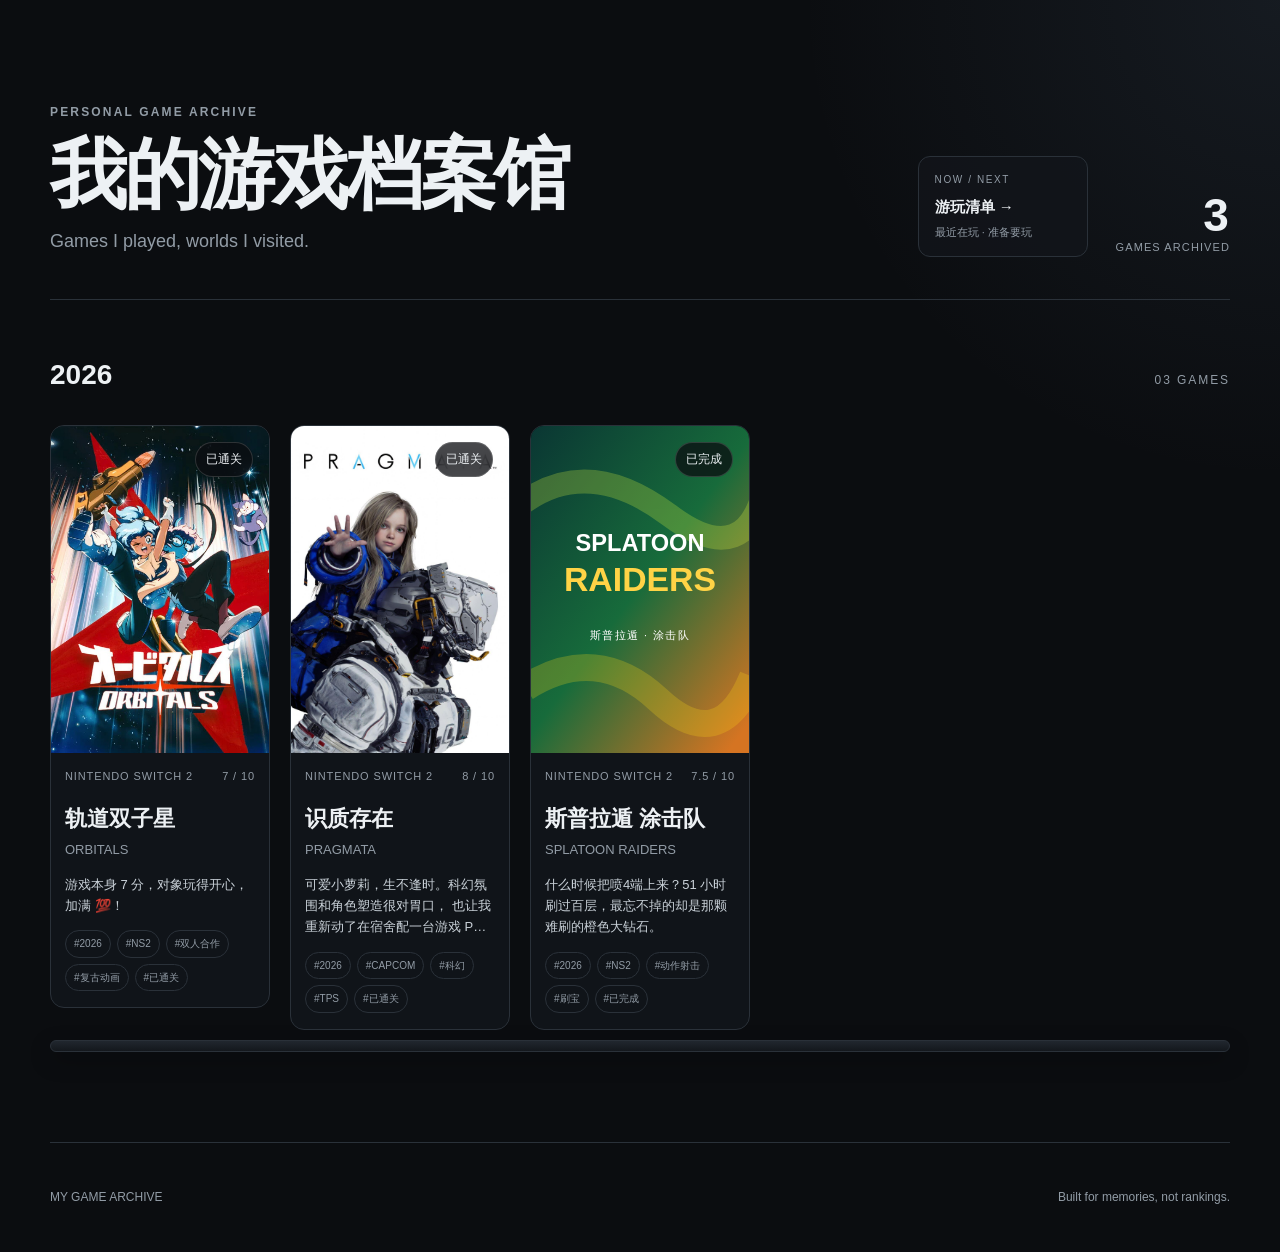
<file: index.html>
<!DOCTYPE html>
<html lang="zh-CN">
<head>
  <meta charset="UTF-8" />
  <meta name="viewport" content="width=device-width, initial-scale=1.0" />
  <meta name="description" content="我的个人游戏档案馆：记录玩过的游戏、截图、评分和通关回忆。" />
  <title>My Game Archive</title>
  <link rel="stylesheet" href="assets/style.css" />
</head>
<body>
  <header class="site-header">
    <div>
      <p class="eyebrow">PERSONAL GAME ARCHIVE</p>
      <h1>我的游戏档案馆</h1>
      <p class="subtitle">Games I played, worlds I visited.</p>
    </div>
    <div class="header-side">
      <a class="queue-entry" href="queue.html">
        <span class="queue-entry-kicker">NOW / NEXT</span>
        <strong>游玩清单 →</strong>
        <small>最近在玩 · 准备要玩</small>
      </a>
      <div class="summary">
        <strong>3</strong>
        <span>Games Archived</span>
      </div>
    </div>
  </header>

  <main>
    <section class="year-section">
      <div class="section-title">
        <h2>2026</h2>
        <span>03 GAMES</span>
      </div>

      <div class="game-grid shelf-grid">
        <a class="game-card" href="games/orbitals.html">
          <div class="cover-wrap">
            <img src="assets/covers/orbitals-cover.jpg" alt="《轨道双子星 Orbitals》封面" />
            <span class="status">已通关</span>
          </div>
          <div class="card-body">
            <div class="card-topline">
              <span>NINTENDO SWITCH 2</span>
              <span>7 / 10</span>
            </div>
            <h3>轨道双子星</h3>
            <p class="english-title">ORBITALS</p>
            <p class="memory">游戏本身 7 分，对象玩得开心，加满 💯！</p>
            <div class="tags">
              <span>#2026</span><span>#NS2</span><span>#双人合作</span><span>#复古动画</span><span>#已通关</span>
            </div>
          </div>
        </a>

        <a class="game-card" href="games/pragmata.html">
          <div class="cover-wrap">
            <img src="assets/covers/pragmata-cover.png" alt="《识质存在 PRAGMATA》封面" />
            <span class="status">已通关</span>
          </div>
          <div class="card-body">
            <div class="card-topline">
              <span>NINTENDO SWITCH 2</span>
              <span>8 / 10</span>
            </div>
            <h3>识质存在</h3>
            <p class="english-title">PRAGMATA</p>
            <p class="memory">
              可爱小萝莉，生不逢时。科幻氛围和角色塑造很对胃口，
              也让我重新动了在宿舍配一台游戏 PC 的念头。
            </p>
            <div class="tags">
              <span>#2026</span><span>#CAPCOM</span><span>#科幻</span><span>#TPS</span><span>#已通关</span>
            </div>
          </div>
        </a>

        <a class="game-card" href="games/splatoon-raiders.html">
          <div class="cover-wrap">
            <img src="https://www.nintendo.com/ph/games/switch2/aadla/img/hero_sp.jpg" onerror="this.onerror=null;this.src='assets/covers/splatoon-raiders-placeholder.svg'" alt="《斯普拉遁 涂击队 Splatoon Raiders》官方封面" loading="lazy" />
            <span class="status">已完成</span>
          </div>
          <div class="card-body">
            <div class="card-topline">
              <span>NINTENDO SWITCH 2</span>
              <span>7.5 / 10</span>
            </div>
            <h3>斯普拉遁 涂击队</h3>
            <p class="english-title">SPLATOON RAIDERS</p>
            <p class="memory">什么时候把喷4端上来？51 小时刷过百层，最忘不掉的却是那颗难刷的橙色大钻石。</p>
            <div class="tags">
              <span>#2026</span><span>#NS2</span><span>#动作射击</span><span>#刷宝</span><span>#已完成</span>
            </div>
          </div>
        </a>
      </div>
    </section>
  </main>

  <footer>
    <span>MY GAME ARCHIVE</span>
    <span>Built for memories, not rankings.</span>
  </footer>
</body>
</html>
</file>
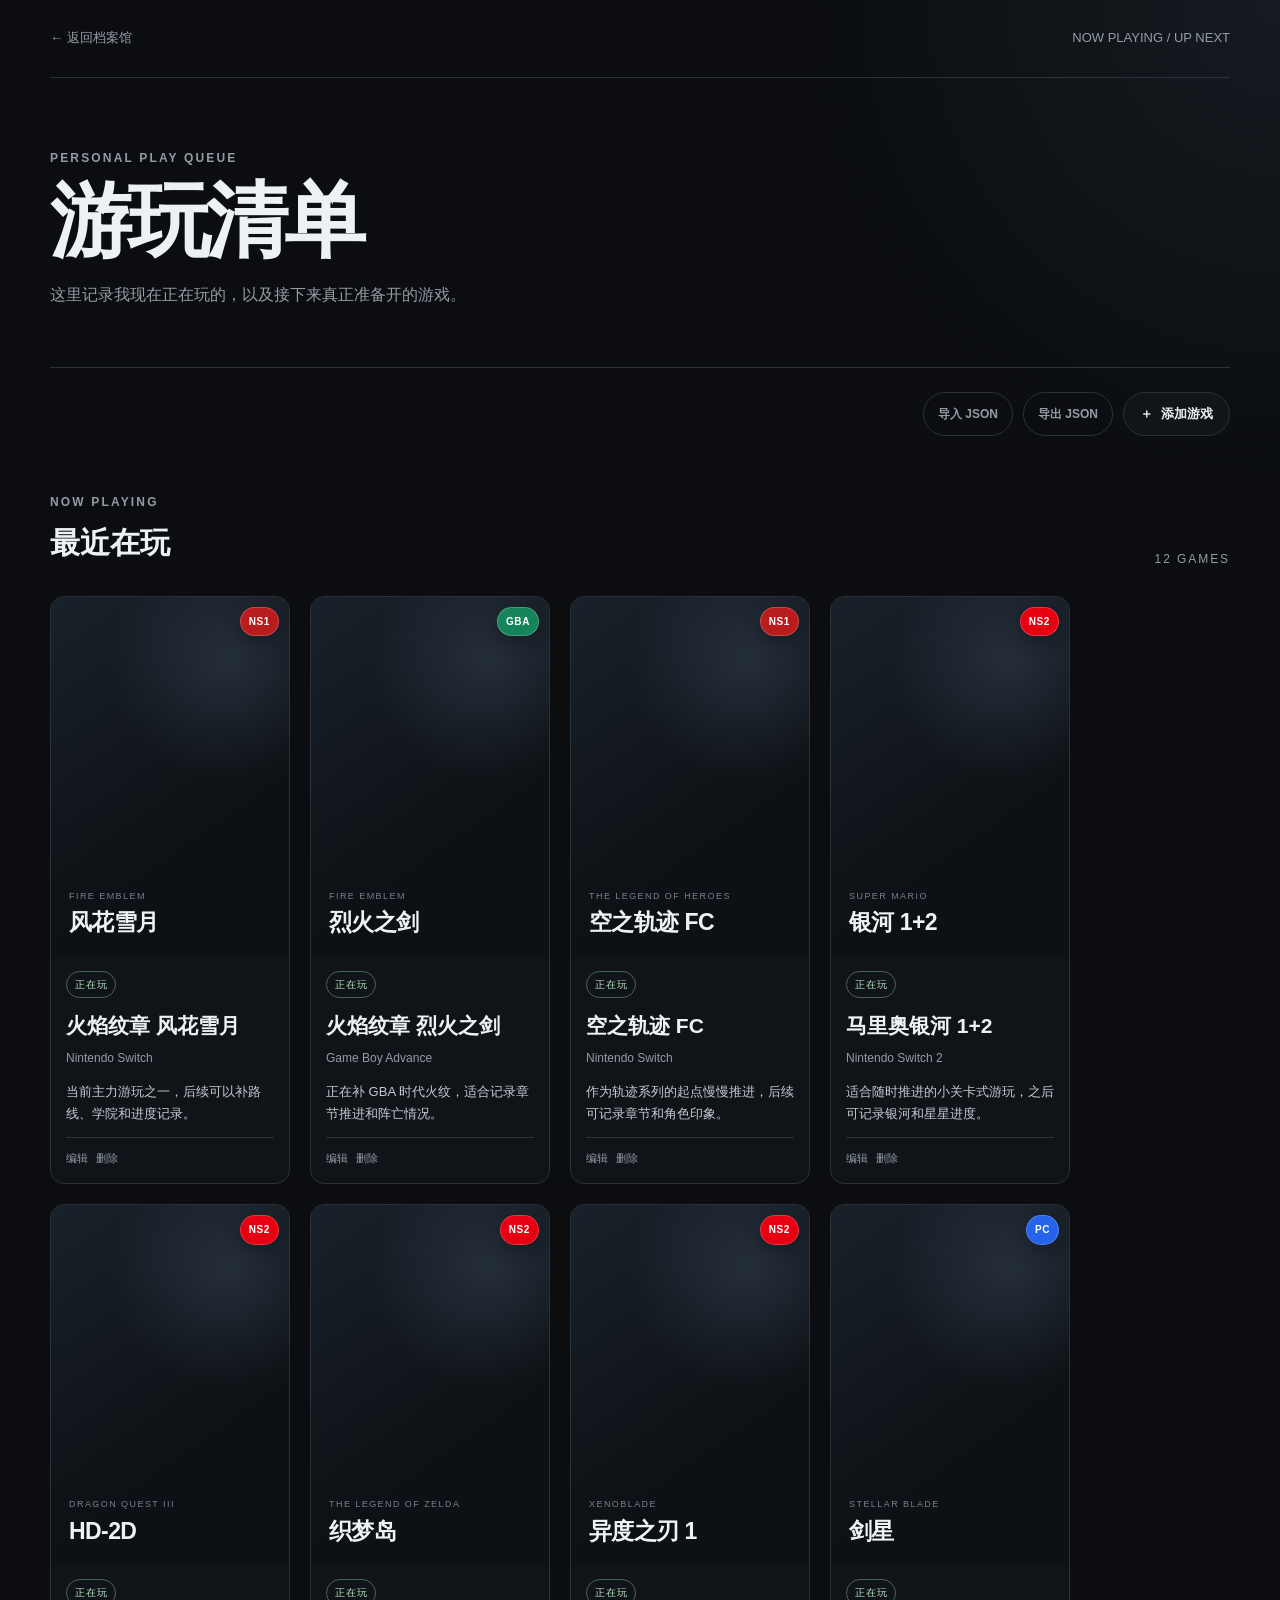
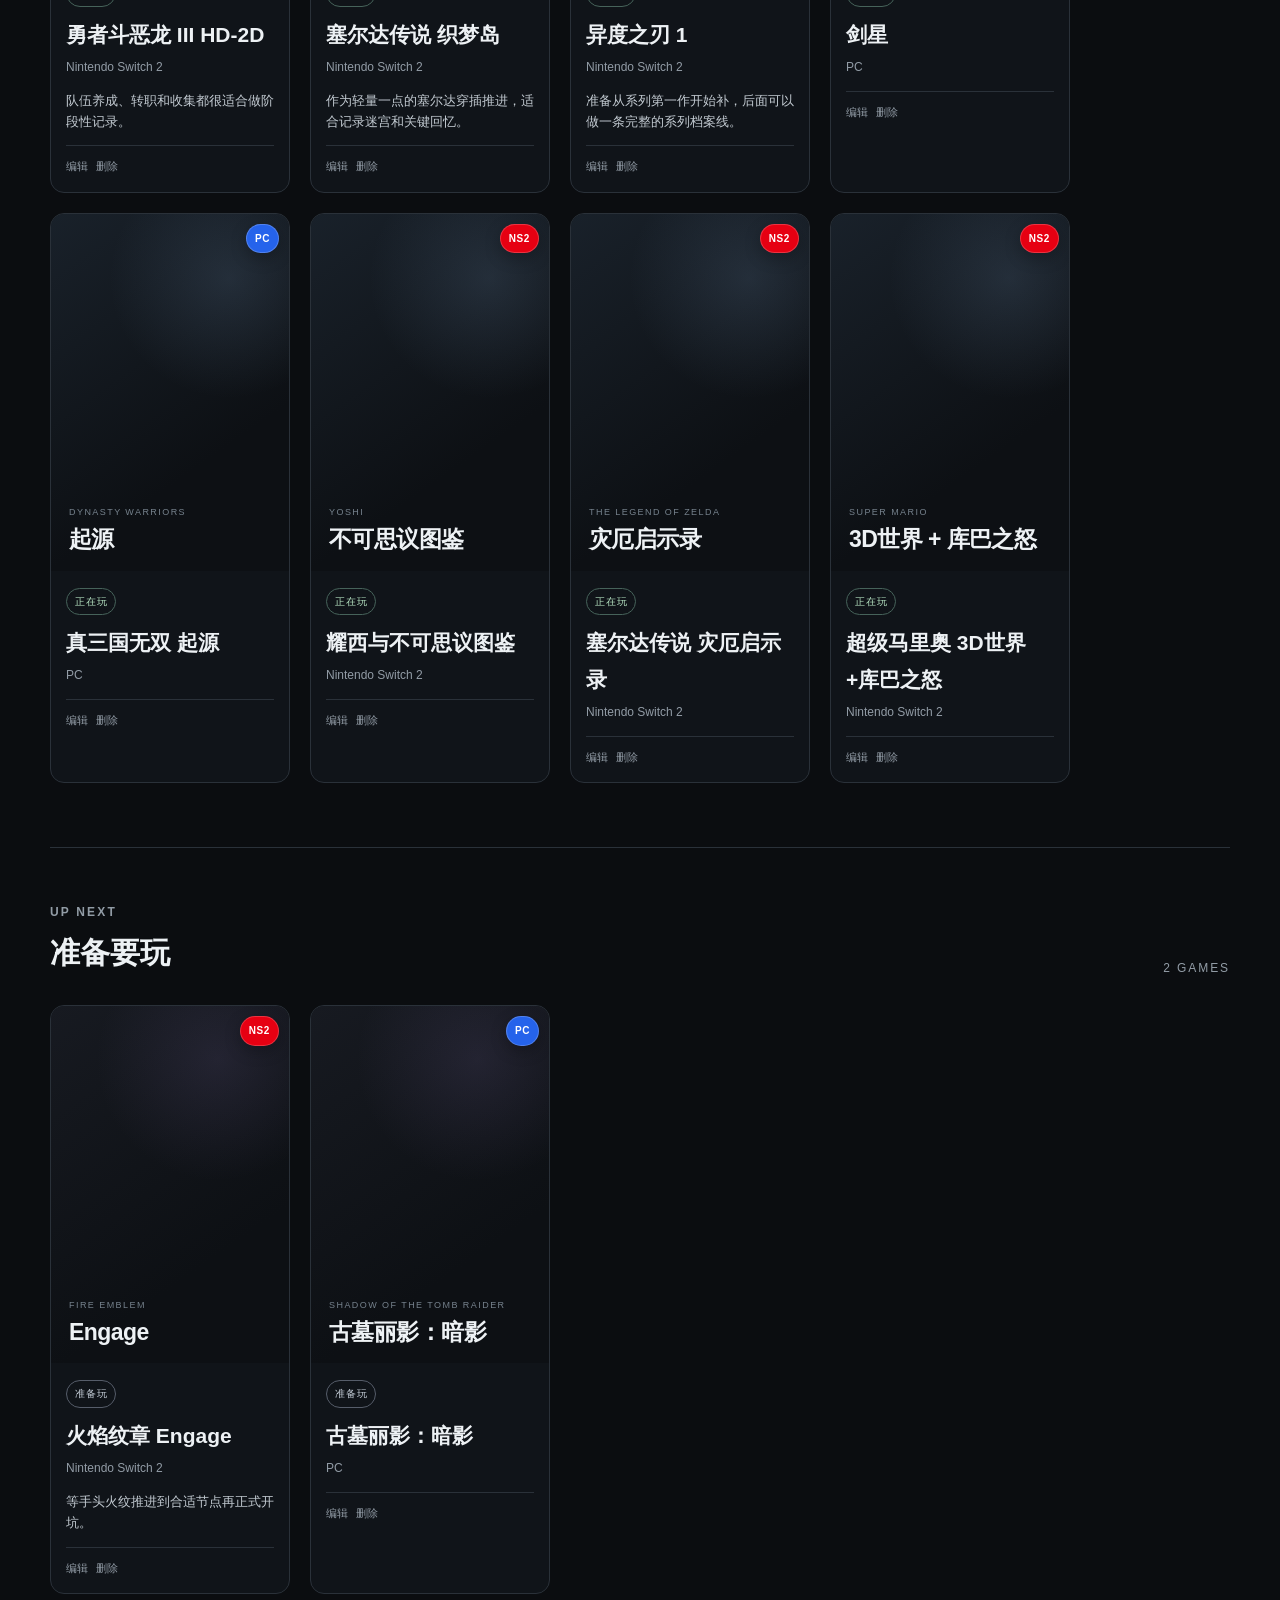
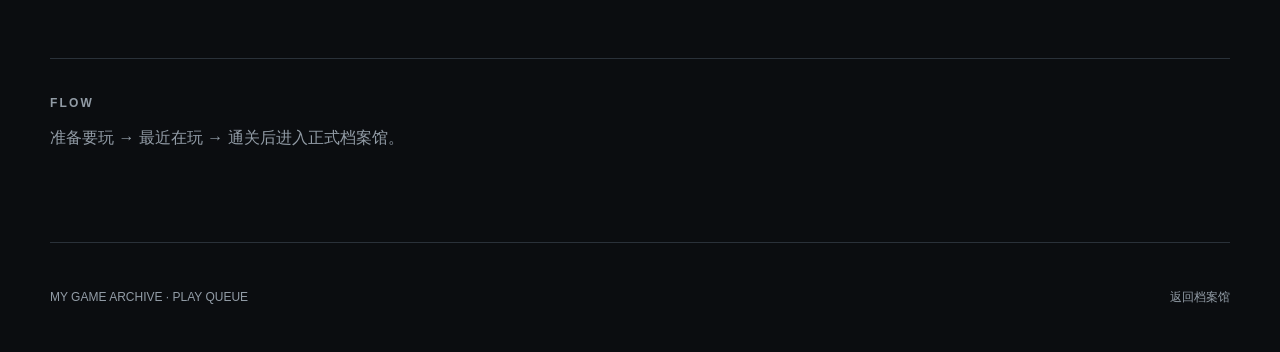
<file: queue.html>
<!DOCTYPE html>
<html lang="zh-CN">
<head>
  <meta charset="UTF-8" />
  <meta name="viewport" content="width=device-width, initial-scale=1.0" />
  <meta name="description" content="我的游玩清单：真的很忙啊，想玩的游戏又很多 TAT" />
  <title>游玩清单｜My Game Archive</title>
  <link rel="stylesheet" href="assets/style.css" />
</head>
<script src="assets/queue-manager.js"></script>
<body>
  <header class="detail-nav">
    <a href="index.html">← 返回档案馆</a>
    <span>NOW PLAYING / UP NEXT</span>
  </header>

  <main class="queue-page">
    <section class="queue-hero">
      <p class="eyebrow">PERSONAL PLAY QUEUE</p>
      <h1>游玩清单</h1>
      <p>这里记录我现在正在玩的，以及接下来真正准备开的游戏。</p>
    </section>

    <section class="queue-section">
      <div class="section-title queue-title">
        <div>
          <p class="eyebrow">NOW PLAYING</p>
          <h2>最近在玩</h2>
        </div>
        <span>12 GAMES</span>
      </div>

      <div class="queue-grid">
        <article class="queue-card">
          <div class="queue-cover title-cover">
            <span class="platform-badge platform-ns1">NS1</span>
            <div class="cover-title"><small>FIRE EMBLEM</small><strong>风花雪月</strong></div>
          </div>
          <div class="queue-card-body">
            <div class="queue-state">正在玩</div>
            <h3>火焰纹章 风花雪月</h3>
            <p class="queue-platform">Nintendo Switch</p>
            <p class="queue-note">当前主力游玩之一，后续可以补路线、学院和进度记录。</p>
          </div>
        </article>

        <article class="queue-card">
          <div class="queue-cover title-cover">
            <span class="platform-badge platform-gba">GBA</span>
            <div class="cover-title"><small>FIRE EMBLEM</small><strong>烈火之剑</strong></div>
          </div>
          <div class="queue-card-body">
            <div class="queue-state">正在玩</div>
            <h3>火焰纹章 烈火之剑</h3>
            <p class="queue-platform">Game Boy Advance</p>
            <p class="queue-note">正在补 GBA 时代火纹，适合记录章节推进和阵亡情况。</p>
          </div>
        </article>

        <article class="queue-card">
          <div class="queue-cover title-cover">
            <span class="platform-badge platform-ns1">NS1</span>
            <div class="cover-title"><small>THE LEGEND OF HEROES</small><strong>空之轨迹 FC</strong></div>
          </div>
          <div class="queue-card-body">
            <div class="queue-state">正在玩</div>
            <h3>空之轨迹 FC</h3>
            <p class="queue-platform">Nintendo Switch</p>
            <p class="queue-note">作为轨迹系列的起点慢慢推进，后续可记录章节和角色印象。</p>
          </div>
        </article>

        <article class="queue-card">
          <div class="queue-cover title-cover">
            <span class="platform-badge platform-ns2">NS2</span>
            <div class="cover-title"><small>SUPER MARIO</small><strong>银河 1+2</strong></div>
          </div>
          <div class="queue-card-body">
            <div class="queue-state">正在玩</div>
            <h3>马里奥银河 1+2</h3>
            <p class="queue-platform">Nintendo Switch 2</p>
            <p class="queue-note">适合随时推进的小关卡式游玩，之后可记录银河和星星进度。</p>
          </div>
        </article>

        <article class="queue-card">
          <div class="queue-cover title-cover">
            <span class="platform-badge platform-ns2">NS2</span>
            <div class="cover-title"><small>DRAGON QUEST III</small><strong>HD-2D</strong></div>
          </div>
          <div class="queue-card-body">
            <div class="queue-state">正在玩</div>
            <h3>勇者斗恶龙 III HD-2D</h3>
            <p class="queue-platform">Nintendo Switch 2</p>
            <p class="queue-note">队伍养成、转职和收集都很适合做阶段性记录。</p>
          </div>
        </article>

        <article class="queue-card">
          <div class="queue-cover title-cover">
            <span class="platform-badge platform-ns2">NS2</span>
            <div class="cover-title"><small>THE LEGEND OF ZELDA</small><strong>织梦岛</strong></div>
          </div>
          <div class="queue-card-body">
            <div class="queue-state">正在玩</div>
            <h3>塞尔达传说 织梦岛</h3>
            <p class="queue-platform">Nintendo Switch 2</p>
            <p class="queue-note">作为轻量一点的塞尔达穿插推进，适合记录迷宫和关键回忆。</p>
          </div>
        </article>

        <article class="queue-card">
          <div class="queue-cover title-cover">
            <span class="platform-badge platform-ns2">NS2</span>
            <div class="cover-title"><small>XENOBLADE</small><strong>异度之刃 1</strong></div>
          </div>
          <div class="queue-card-body">
            <div class="queue-state">正在玩</div>
            <h3>异度之刃 1</h3>
            <p class="queue-platform">Nintendo Switch 2</p>
            <p class="queue-note">准备从系列第一作开始补，后面可以做一条完整的系列档案线。</p>
          </div>
        </article>

        <article class="queue-card">
          <div class="queue-cover title-cover">
            <span class="platform-badge platform-pc">PC</span>
            <div class="cover-title"><small>STELLAR BLADE</small><strong>剑星</strong></div>
          </div>
          <div class="queue-card-body">
            <div class="queue-state">正在玩</div>
            <h3>剑星</h3>
            <p class="queue-platform">PC</p>
            <p class="queue-note"></p>
          </div>
        </article>

        <article class="queue-card">
          <div class="queue-cover title-cover">
            <span class="platform-badge platform-pc">PC</span>
            <div class="cover-title"><small>DYNASTY WARRIORS</small><strong>起源</strong></div>
          </div>
          <div class="queue-card-body">
            <div class="queue-state">正在玩</div>
            <h3>真三国无双 起源</h3>
            <p class="queue-platform">PC</p>
            <p class="queue-note"></p>
          </div>
        </article>

        <article class="queue-card">
          <div class="queue-cover title-cover">
            <span class="platform-badge platform-ns2">NS2</span>
            <div class="cover-title"><small>YOSHI</small><strong>不可思议图鉴</strong></div>
          </div>
          <div class="queue-card-body">
            <div class="queue-state">正在玩</div>
            <h3>耀西与不可思议图鉴</h3>
            <p class="queue-platform">Nintendo Switch 2</p>
            <p class="queue-note"></p>
          </div>
        </article>

        <article class="queue-card">
          <div class="queue-cover title-cover">
            <span class="platform-badge platform-ns2">NS2</span>
            <div class="cover-title"><small>THE LEGEND OF ZELDA</small><strong>灾厄启示录</strong></div>
          </div>
          <div class="queue-card-body">
            <div class="queue-state">正在玩</div>
            <h3>塞尔达传说 灾厄启示录</h3>
            <p class="queue-platform">Nintendo Switch 2</p>
            <p class="queue-note"></p>
          </div>
        </article>

        <article class="queue-card">
          <div class="queue-cover title-cover">
            <span class="platform-badge platform-ns2">NS2</span>
            <div class="cover-title"><small>SUPER MARIO</small><strong>3D世界 + 库巴之怒</strong></div>
          </div>
          <div class="queue-card-body">
            <div class="queue-state">正在玩</div>
            <h3>超级马里奥 3D世界+库巴之怒</h3>
            <p class="queue-platform">Nintendo Switch 2</p>
            <p class="queue-note"></p>
          </div>
        </article>
      </div>
    </section>

    <section class="queue-section">
      <div class="section-title queue-title">
        <div>
          <p class="eyebrow">UP NEXT</p>
          <h2>准备要玩</h2>
        </div>
        <span>2 GAMES</span>
      </div>

      <div class="queue-grid">
        <article class="queue-card">
          <div class="queue-cover title-cover next-cover">
            <span class="platform-badge platform-ns2">NS2</span>
            <div class="cover-title"><small>FIRE EMBLEM</small><strong>Engage</strong></div>
          </div>
          <div class="queue-card-body">
            <div class="queue-state next-state">准备玩</div>
            <h3>火焰纹章 Engage</h3>
            <p class="queue-platform">Nintendo Switch 2</p>
            <p class="queue-note">等手头火纹推进到合适节点再正式开坑。</p>
          </div>
        </article>





        <article class="queue-card">
          <div class="queue-cover title-cover next-cover">
            <span class="platform-badge platform-pc">PC</span>
            <div class="cover-title"><small>SHADOW OF THE TOMB RAIDER</small><strong>古墓丽影：暗影</strong></div>
          </div>
          <div class="queue-card-body">
            <div class="queue-state next-state">准备玩</div>
            <h3>古墓丽影：暗影</h3>
            <p class="queue-platform">PC</p>
            <p class="queue-note"></p>
          </div>
        </article>
      </div>
    </section>

    <section class="queue-rule">
      <p class="eyebrow">FLOW</p>
      <p>准备要玩 → 最近在玩 → 通关后进入正式档案馆。</p>
    </section>
  </main>

  <footer>
    <span>MY GAME ARCHIVE · PLAY QUEUE</span>
    <a href="index.html">返回档案馆</a>
  </footer>
</body>
</html>
</file>
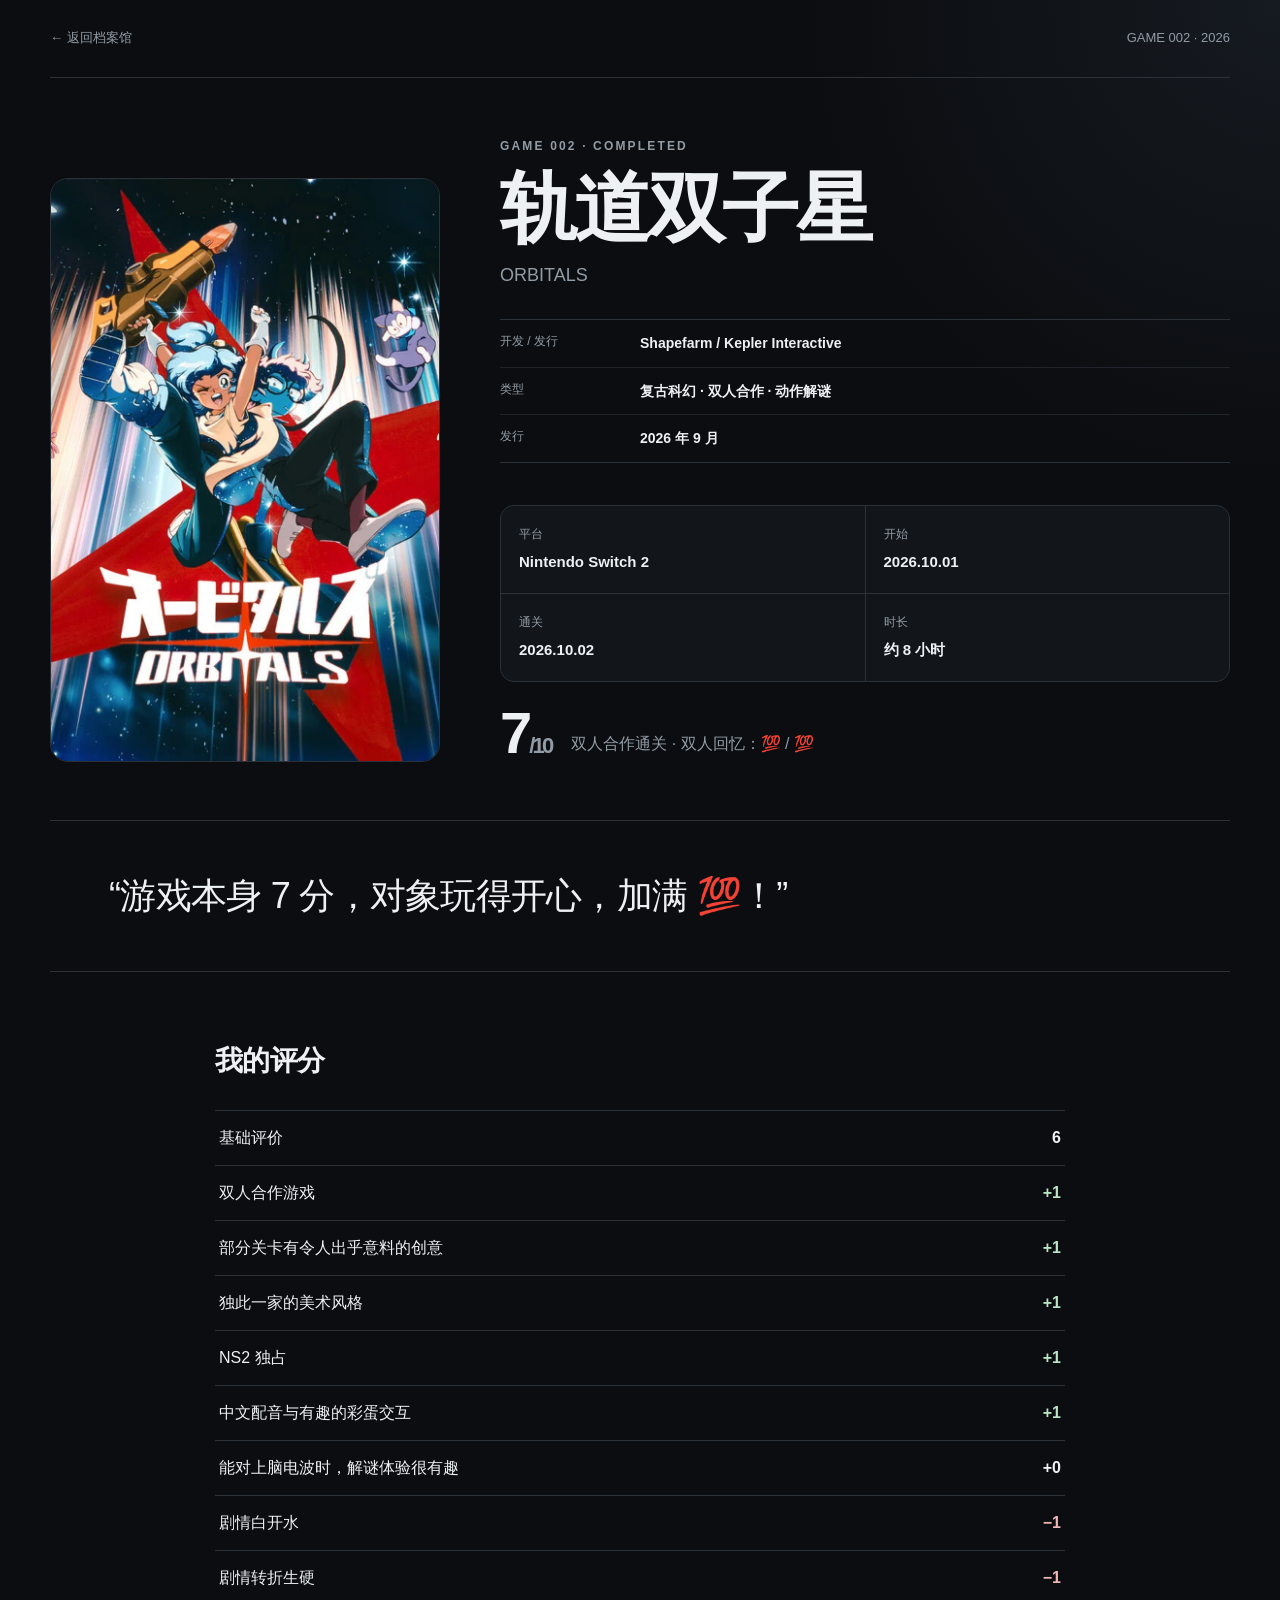
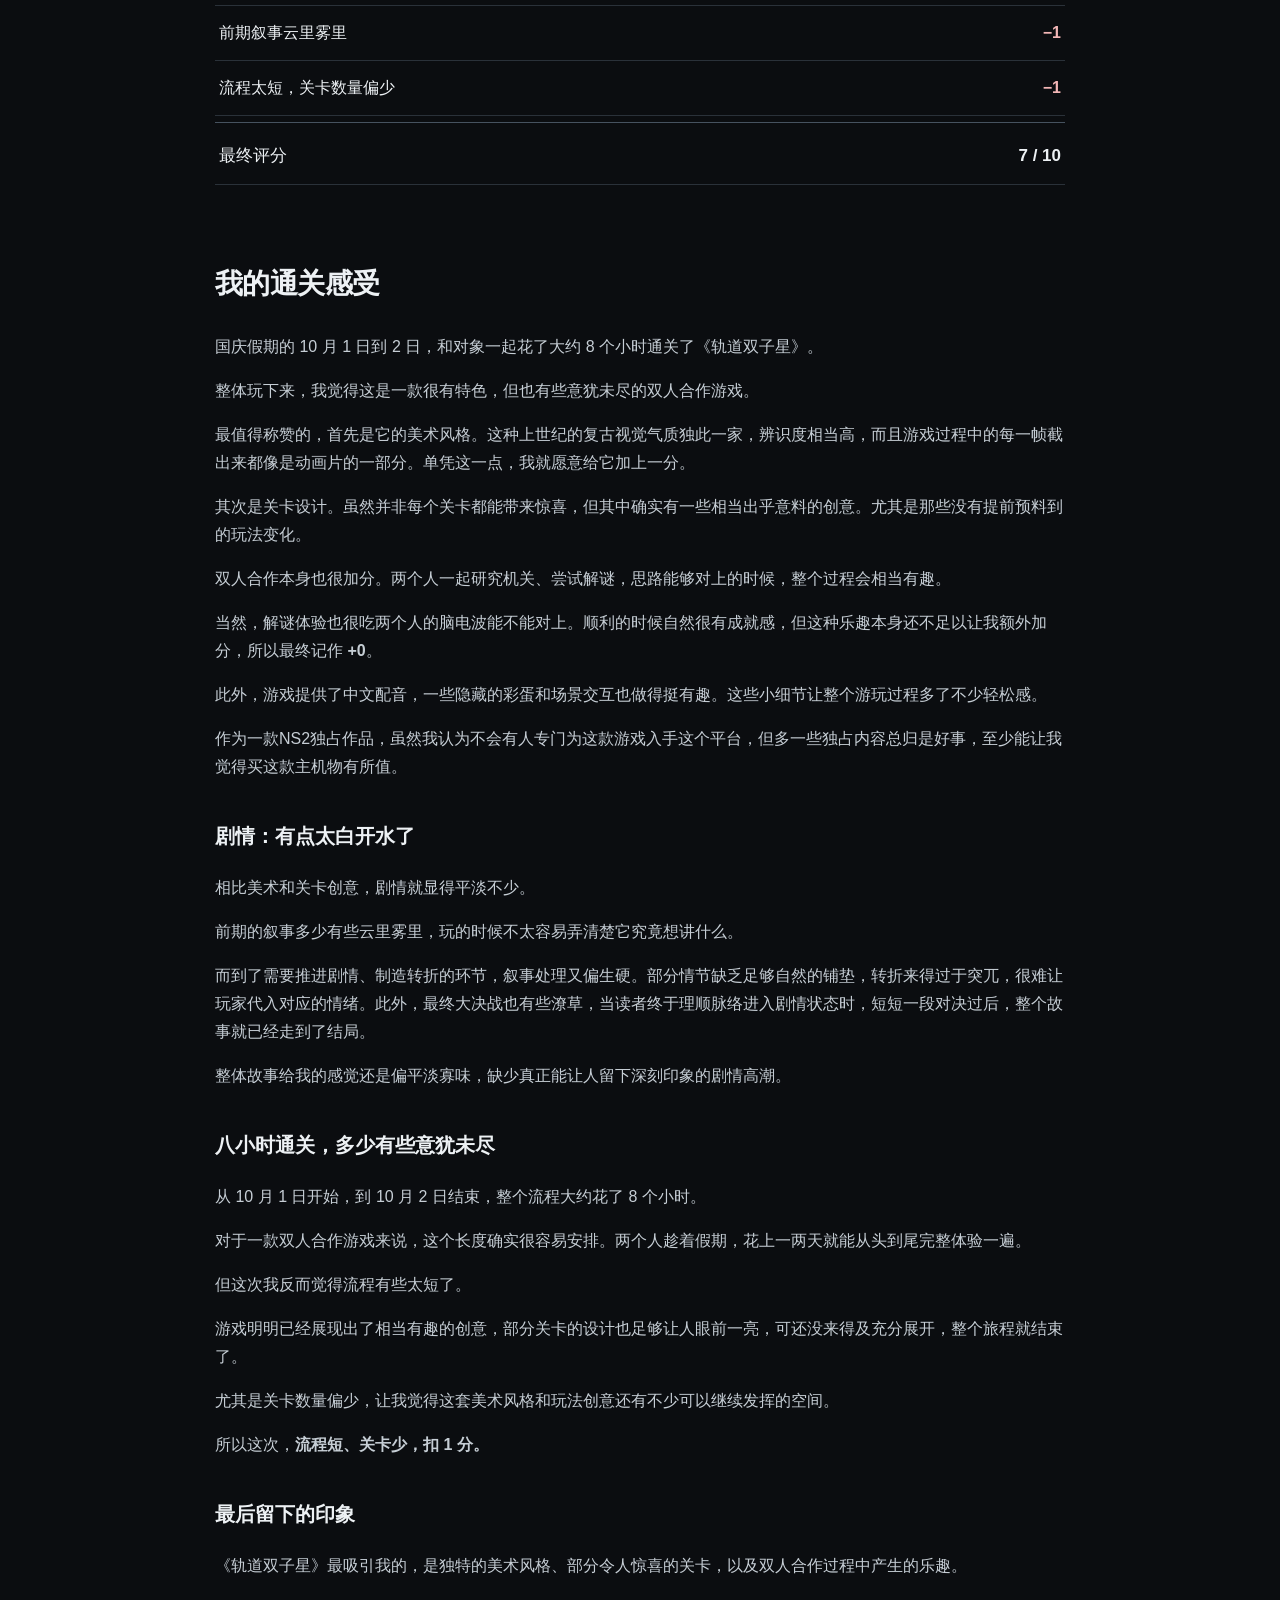
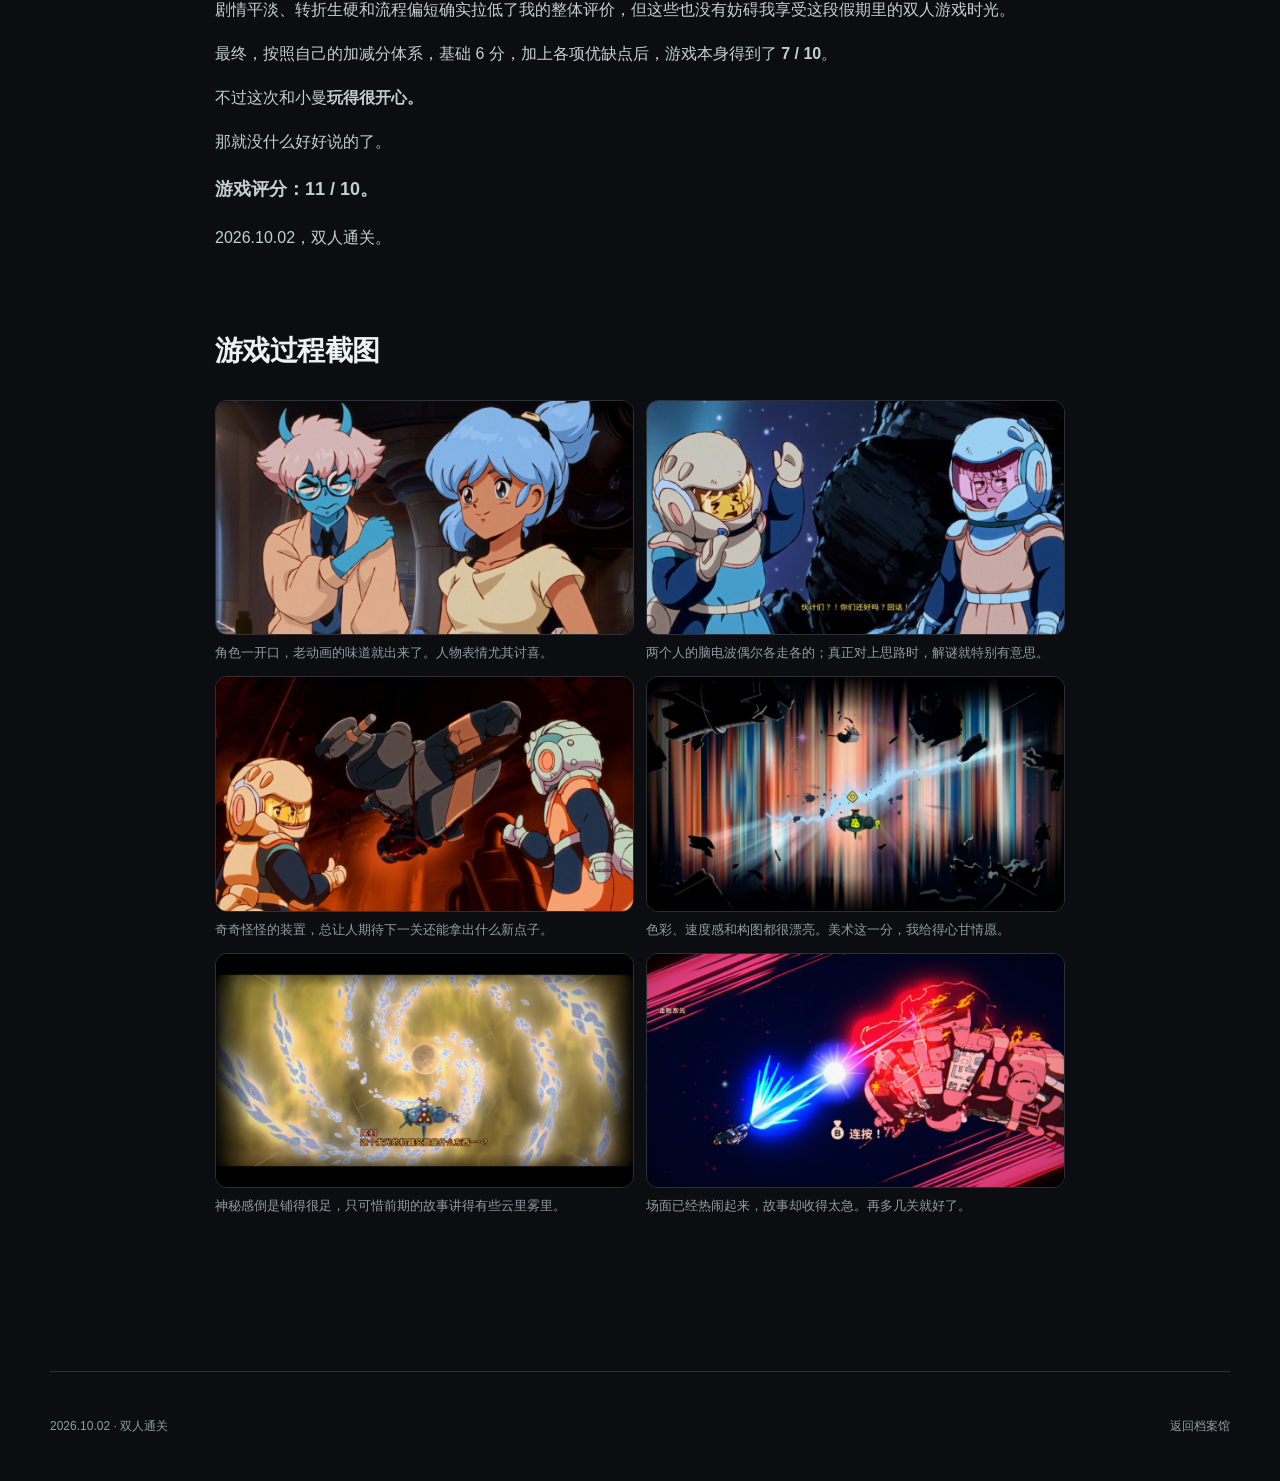
<file: games/orbitals.html>
<!DOCTYPE html>
<html lang="zh-CN">
<head>
  <meta charset="UTF-8" />
  <meta name="viewport" content="width=device-width, initial-scale=1.0" />
  <meta name="description" content="《轨道双子星 Orbitals》个人通关记录：2026 年 10 月 1 日至 2 日，Nintendo Switch 2，双人合作约 8 小时，游戏 7/10，回忆满分。" />
  <title>轨道双子星｜My Game Archive</title>
  <link rel="stylesheet" href="../assets/style.css" />
</head>
<body>
  <header class="detail-nav">
    <a href="../index.html">← 返回档案馆</a>
    <span>GAME 002 · 2026</span>
  </header>
  <main class="detail-page">
    <section class="hero">
      <div class="hero-cover">
        <img src="../assets/covers/orbitals-cover.jpg" alt="轨道双子星 Orbitals 封面" />
      </div>
      <div class="hero-info">
        <p class="eyebrow">GAME 002 · COMPLETED</p>
        <h1>轨道双子星</h1>
        <p class="hero-en">ORBITALS</p>
        <div class="game-facts">
          <div><span>开发 / 发行</span><strong>Shapefarm / Kepler Interactive</strong></div>
          <div><span>类型</span><strong>复古科幻 · 双人合作 · 动作解谜</strong></div>
          <div><span>发行</span><strong>2026 年 9 月</strong></div>
        </div>
        <div class="meta-grid">
          <div><span>平台</span><strong>Nintendo Switch 2</strong></div>
          <div><span>开始</span><strong>2026.10.01</strong></div>
          <div><span>通关</span><strong>2026.10.02</strong></div>
          <div><span>时长</span><strong>约 8 小时</strong></div>
        </div>
        <div class="score-block">
          <div class="score-number">7<span>/10</span></div>
          <p>双人合作通关 · 双人回忆：💯 / 💯</p>
        </div>
      </div>
    </section>
    <section class="quote-card"><p>“游戏本身 7 分，对象玩得开心，加满 💯！”</p></section>
    <section class="content-section">
      <h2>我的评分</h2>
      <div class="score-list">
        <div><span>基础评价</span><strong>6</strong></div>
        <div class="plus"><span>双人合作游戏</span><strong>+1</strong></div>
        <div class="plus"><span>部分关卡有令人出乎意料的创意</span><strong>+1</strong></div>
        <div class="plus"><span>独此一家的美术风格</span><strong>+1</strong></div>
        <div class="plus"><span>NS2 独占</span><strong>+1</strong></div>
        <div class="plus"><span>中文配音与有趣的彩蛋交互</span><strong>+1</strong></div>
        <div><span>能对上脑电波时，解谜体验很有趣</span><strong>+0</strong></div>
        <div class="minus"><span>剧情白开水</span><strong>−1</strong></div>
        <div class="minus"><span>剧情转折生硬</span><strong>−1</strong></div>
        <div class="minus"><span>前期叙事云里雾里</span><strong>−1</strong></div>
        <div class="minus"><span>流程太短，关卡数量偏少</span><strong>−1</strong></div>
        <div class="score-total"><span>最终评分</span><strong>7 / 10</strong></div>
      </div>
    </section>
    <section class="content-section prose">
      <h2>我的通关感受</h2>
      <p>国庆假期的 10 月 1 日到 2 日，和对象一起花了大约 8 个小时通关了《轨道双子星》。</p>
      <p>整体玩下来，我觉得这是一款很有特色，但也有些意犹未尽的双人合作游戏。</p>
      <p>最值得称赞的，首先是它的美术风格。这种上世纪的复古视觉气质独此一家，辨识度相当高，而且游戏过程中的每一帧截出来都像是动画片的一部分。单凭这一点，我就愿意给它加上一分。</p>
      <p>其次是关卡设计。虽然并非每个关卡都能带来惊喜，但其中确实有一些相当出乎意料的创意。尤其是那些没有提前预料到的玩法变化。</p>
      <p>双人合作本身也很加分。两个人一起研究机关、尝试解谜，思路能够对上的时候，整个过程会相当有趣。</p>
      <p>当然，解谜体验也很吃两个人的脑电波能不能对上。顺利的时候自然很有成就感，但这种乐趣本身还不足以让我额外加分，所以最终记作 <strong>+0</strong>。</p>
      <p>此外，游戏提供了中文配音，一些隐藏的彩蛋和场景交互也做得挺有趣。这些小细节让整个游玩过程多了不少轻松感。</p>
      <p>作为一款NS2独占作品，虽然我认为不会有人专门为这款游戏入手这个平台，但多一些独占内容总归是好事，至少能让我觉得买这款主机物有所值。</p>

      <h3>剧情：有点太白开水了</h3>
      <p>相比美术和关卡创意，剧情就显得平淡不少。</p>
      <p>前期的叙事多少有些云里雾里，玩的时候不太容易弄清楚它究竟想讲什么。</p>
      <p>而到了需要推进剧情、制造转折的环节，叙事处理又偏生硬。部分情节缺乏足够自然的铺垫，转折来得过于突兀，很难让玩家代入对应的情绪。此外，最终大决战也有些潦草，当读者终于理顺脉络进入剧情状态时，短短一段对决过后，整个故事就已经走到了结局。</p>
      <p>整体故事给我的感觉还是偏平淡寡味，缺少真正能让人留下深刻印象的剧情高潮。</p>

      <h3>八小时通关，多少有些意犹未尽</h3>
      <p>从 10 月 1 日开始，到 10 月 2 日结束，整个流程大约花了 8 个小时。</p>
      <p>对于一款双人合作游戏来说，这个长度确实很容易安排。两个人趁着假期，花上一两天就能从头到尾完整体验一遍。</p>
      <p>但这次我反而觉得流程有些太短了。</p>
      <p>游戏明明已经展现出了相当有趣的创意，部分关卡的设计也足够让人眼前一亮，可还没来得及充分展开，整个旅程就结束了。</p>
      <p>尤其是关卡数量偏少，让我觉得这套美术风格和玩法创意还有不少可以继续发挥的空间。</p>
      <p>所以这次，<strong>流程短、关卡少，扣 1 分。</strong></p>

      <h3>最后留下的印象</h3>
      <p>《轨道双子星》最吸引我的，是独特的美术风格、部分令人惊喜的关卡，以及双人合作过程中产生的乐趣。</p>
      <p>剧情平淡、转折生硬和流程偏短确实拉低了我的整体评价，但这些也没有妨碍我享受这段假期里的双人游戏时光。</p>
      <p>最终，按照自己的加减分体系，基础 6 分，加上各项优缺点后，游戏本身得到了 <strong>7 / 10</strong>。</p>
      <p>不过这次和小曼<strong>玩得很开心。</strong></p>
      <p>那就没什么好好说的了。</p>
      <p class="final-score"><strong>游戏评分：11 / 10。</strong></p>
      <p>2026.10.02，双人通关。</p>
    </section>
    <section class="content-section">
      <h2>游戏过程截图</h2>
      <div class="gallery">
        <figure>
          <img src="../assets/screenshots/orbitals/01.jpg" alt="两位角色的对话特写，呈现复古手绘动画风格" loading="lazy" />
          <figcaption>角色一开口，老动画的味道就出来了。人物表情尤其讨喜。</figcaption>
        </figure>
        <figure>
          <img src="../assets/screenshots/orbitals/05.jpg" alt="两位穿着太空服的角色面对面交流" loading="lazy" />
          <figcaption>两个人的脑电波偶尔各走各的；真正对上思路时，解谜就特别有意思。</figcaption>
        </figure>
        <figure>
          <img src="../assets/screenshots/orbitals/07.jpg" alt="两名角色与造型古怪的机械装置互动" loading="lazy" />
          <figcaption>奇奇怪怪的装置，总让人期待下一关还能拿出什么新点子。</figcaption>
        </figure>
        <figure>
          <img src="../assets/screenshots/orbitals/02.jpg" alt="飞船穿行于色彩鲜明的光带与碎片之间" loading="lazy" />
          <figcaption>色彩、速度感和构图都很漂亮。美术这一分，我给得心甘情愿。</figcaption>
        </figure>
        <figure>
          <img src="../assets/screenshots/orbitals/06.jpg" alt="飞船接近被奇异光环环绕的神秘物体" loading="lazy" />
          <figcaption>神秘感倒是铺得很足，只可惜前期的故事讲得有些云里雾里。</figcaption>
        </figure>
        <figure>
          <img src="../assets/screenshots/orbitals/08.jpg" alt="飞船与大型机械敌人交战的高能画面" loading="lazy" />
          <figcaption>场面已经热闹起来，故事却收得太急。再多几关就好了。</figcaption>
        </figure>
      </div>
    </section>

  </main>
  <footer>
    <span>2026.10.02 · 双人通关</span>
    <a href="../index.html">返回档案馆</a>
  </footer>
</body>
</html>
</file>
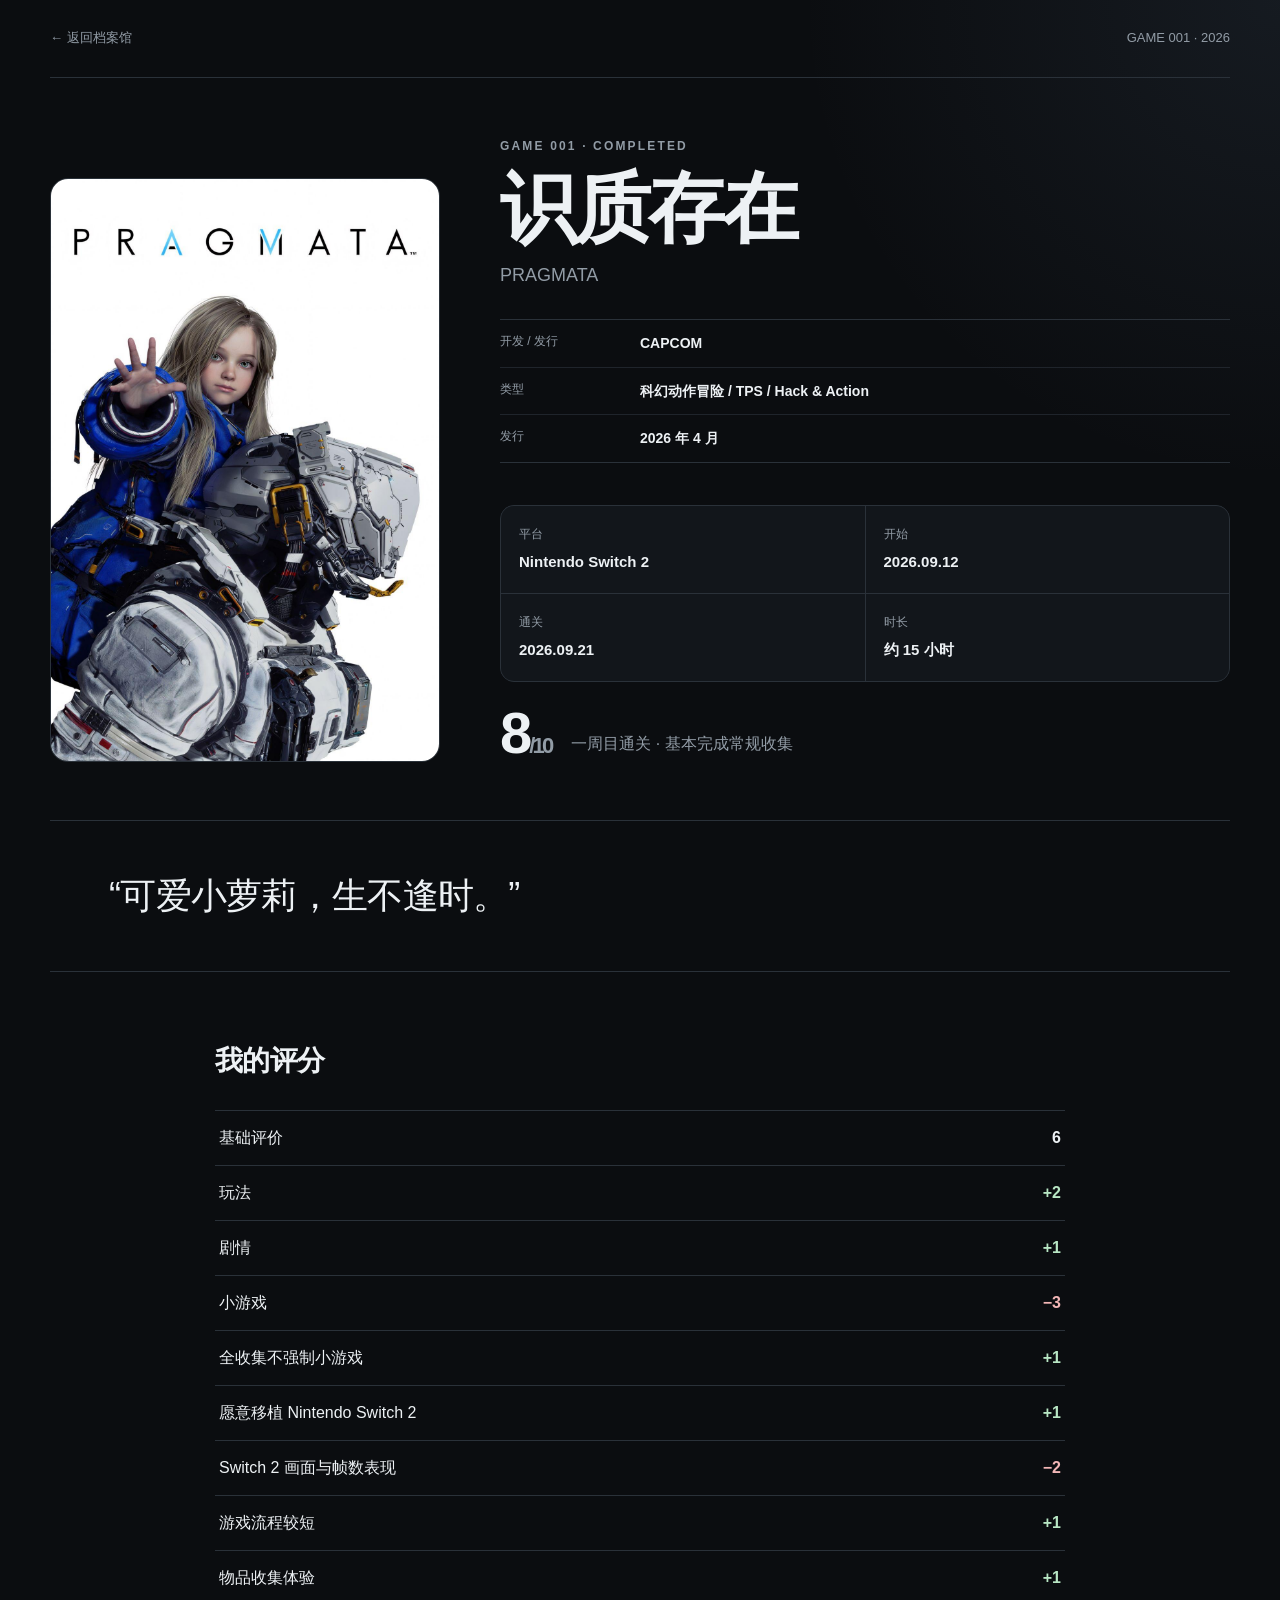
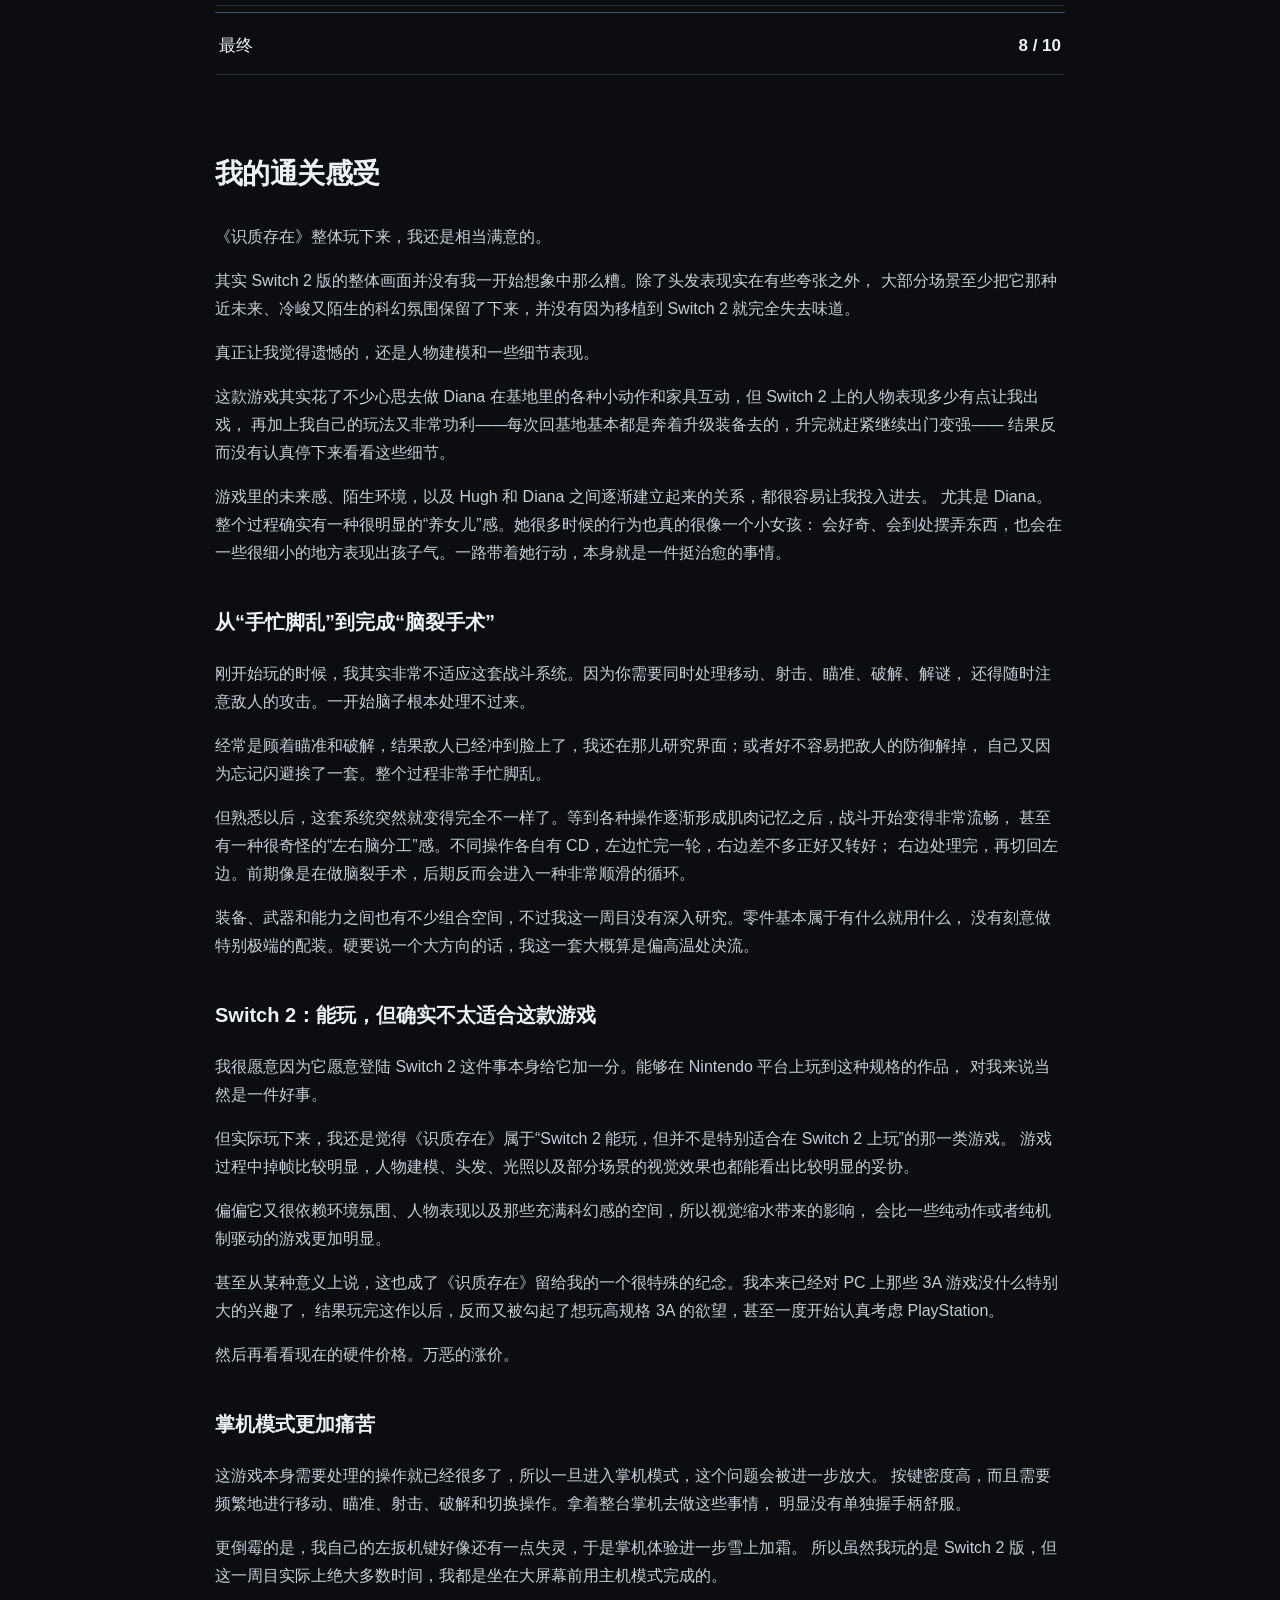
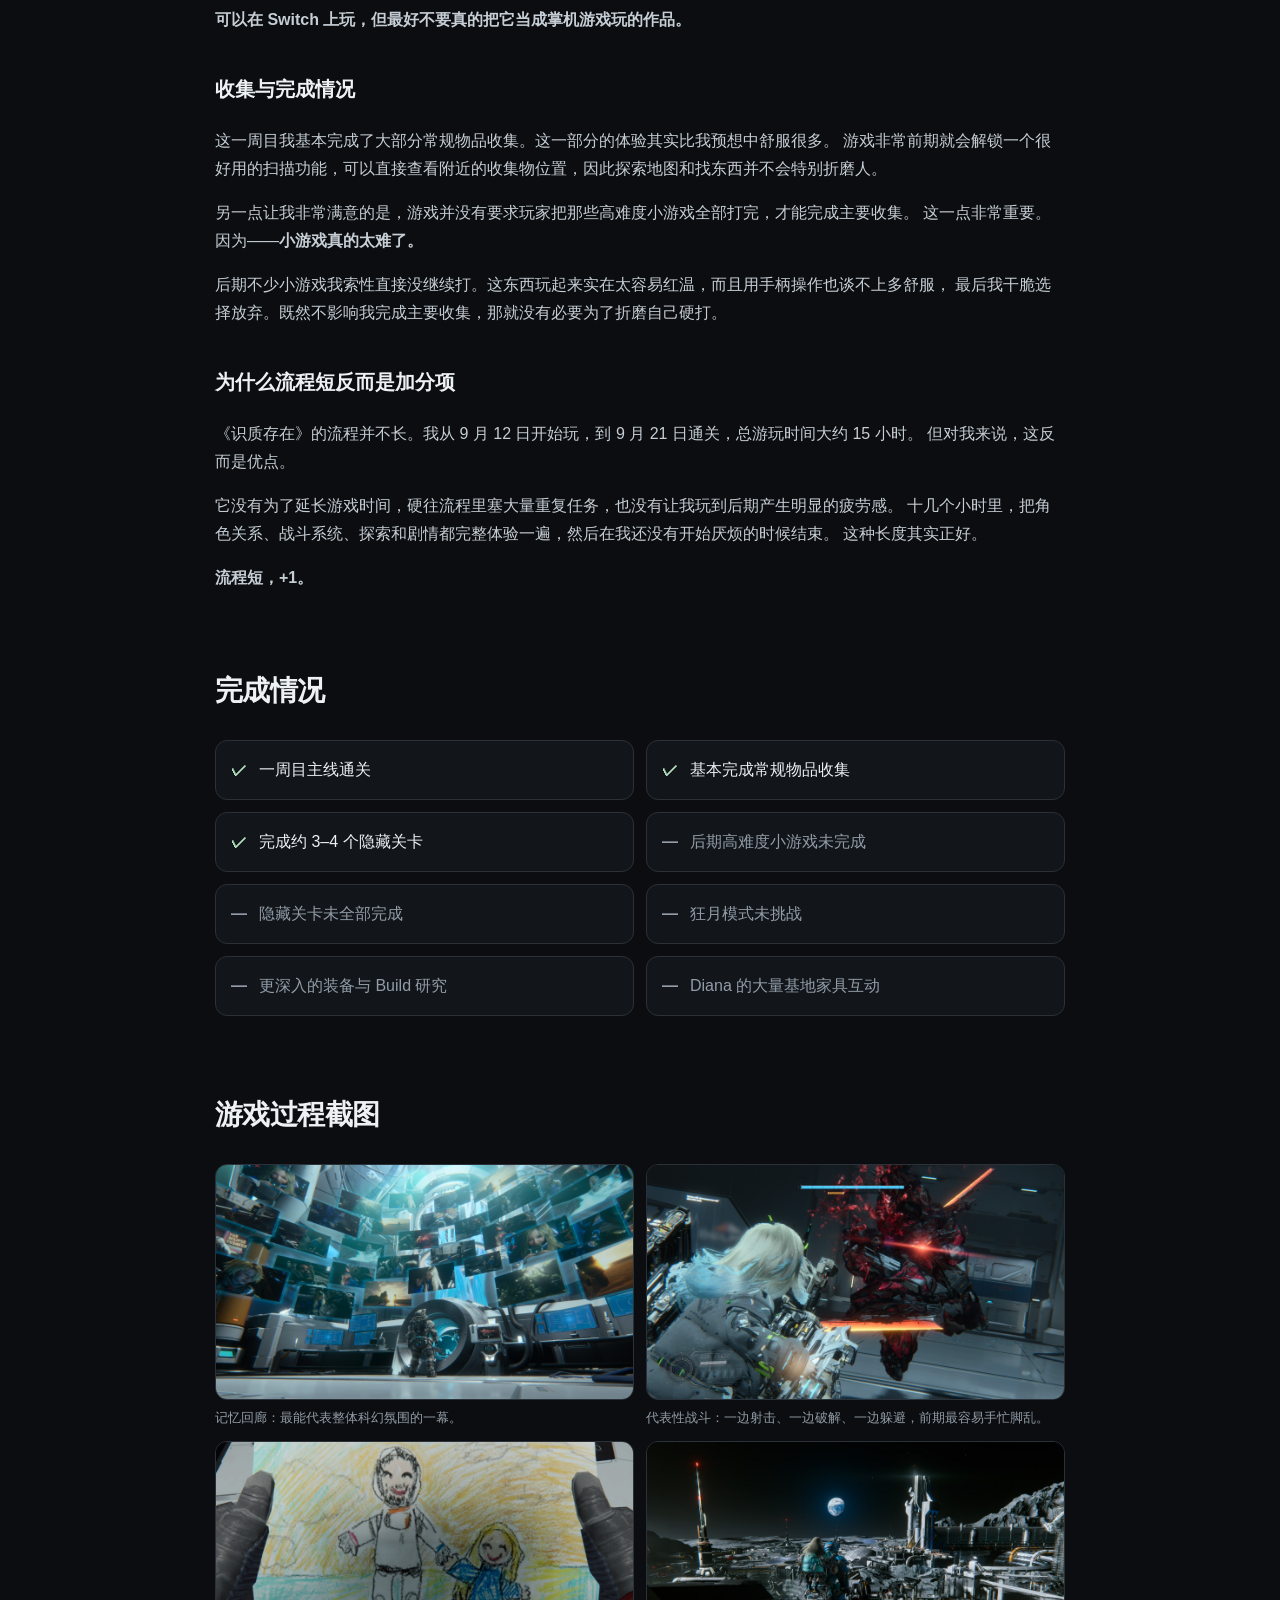
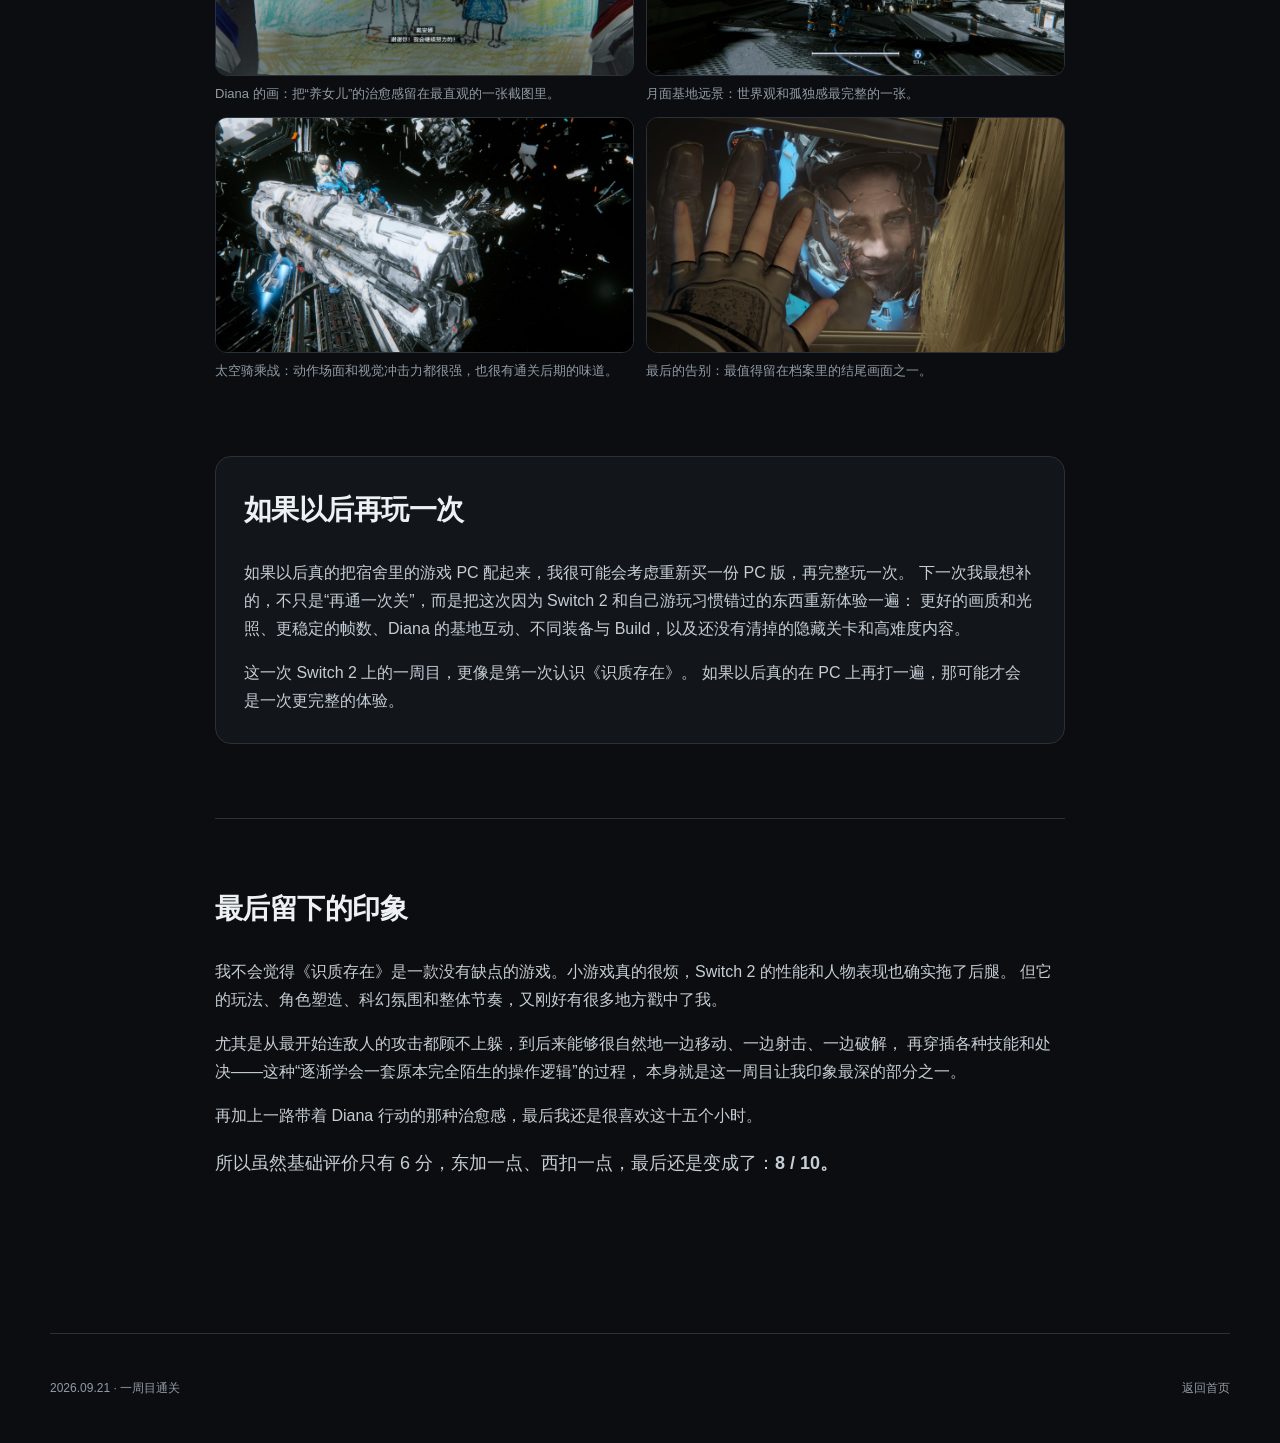
<file: games/pragmata.html>
<!DOCTYPE html>
<html lang="zh-CN">
<head>
  <meta charset="UTF-8" />
  <meta name="viewport" content="width=device-width, initial-scale=1.0" />
  <meta name="description" content="《识质存在 PRAGMATA》个人通关记录：Nintendo Switch 2，一周目通关，约 15 小时。" />
  <title>识质存在｜My Game Archive</title>
  <link rel="stylesheet" href="../assets/style.css" />
</head>
<body>
  <header class="detail-nav">
    <a href="../index.html">← 返回档案馆</a>
    <span>GAME 001 · 2026</span>
  </header>

  <main class="detail-page">
    <section class="hero">
      <div class="hero-cover">
        <img src="../assets/covers/pragmata-cover.png" alt="《识质存在 PRAGMATA》封面" />
      </div>

      <div class="hero-info">
        <p class="eyebrow">GAME 001 · COMPLETED</p>
        <h1>识质存在</h1>
        <p class="hero-en">PRAGMATA</p>

        <div class="game-facts">
          <div>
            <span>开发 / 发行</span>
            <strong>CAPCOM</strong>
          </div>
          <div>
            <span>类型</span>
            <strong>科幻动作冒险 / TPS / Hack &amp; Action</strong>
          </div>
          <div>
            <span>发行</span>
            <strong>2026 年 4 月</strong>
          </div>
        </div>

        <div class="meta-grid">
          <div><span>平台</span><strong>Nintendo Switch 2</strong></div>
          <div><span>开始</span><strong>2026.09.12</strong></div>
          <div><span>通关</span><strong>2026.09.21</strong></div>
          <div><span>时长</span><strong>约 15 小时</strong></div>
        </div>

        <div class="score-block">
          <div class="score-number">8<span>/10</span></div>
          <p>一周目通关 · 基本完成常规收集</p>
        </div>
      </div>
    </section>

    <section class="quote-card">
      <p>“可爱小萝莉，生不逢时。”</p>
    </section>

    <section class="content-section">
      <h2>我的评分</h2>
      <div class="score-list">
        <div><span>基础评价</span><strong>6</strong></div>
        <div class="plus"><span>玩法</span><strong>+2</strong></div>
        <div class="plus"><span>剧情</span><strong>+1</strong></div>
        <div class="minus"><span>小游戏</span><strong>−3</strong></div>
        <div class="plus"><span>全收集不强制小游戏</span><strong>+1</strong></div>
        <div class="plus"><span>愿意移植 Nintendo Switch 2</span><strong>+1</strong></div>
        <div class="minus"><span>Switch 2 画面与帧数表现</span><strong>−2</strong></div>
        <div class="plus"><span>游戏流程较短</span><strong>+1</strong></div>
        <div class="plus"><span>物品收集体验</span><strong>+1</strong></div>
        <div class="score-total"><span>最终</span><strong>8 / 10</strong></div>
      </div>
    </section>

    <section class="content-section prose">
      <h2>我的通关感受</h2>
      <p>
        《识质存在》整体玩下来，我还是相当满意的。
      </p>
      <p>
        其实 Switch 2 版的整体画面并没有我一开始想象中那么糟。除了头发表现实在有些夸张之外，
        大部分场景至少把它那种近未来、冷峻又陌生的科幻氛围保留了下来，并没有因为移植到 Switch 2 就完全失去味道。
      </p>
      <p>
        真正让我觉得遗憾的，还是人物建模和一些细节表现。
      </p>
      <p>
        这款游戏其实花了不少心思去做 Diana 在基地里的各种小动作和家具互动，但 Switch 2 上的人物表现多少有点让我出戏，
        再加上我自己的玩法又非常功利——每次回基地基本都是奔着升级装备去的，升完就赶紧继续出门变强——
        结果反而没有认真停下来看看这些细节。
      </p>
      <p>
        游戏里的未来感、陌生环境，以及 Hugh 和 Diana 之间逐渐建立起来的关系，都很容易让我投入进去。
        尤其是 Diana。整个过程确实有一种很明显的“养女儿”感。她很多时候的行为也真的很像一个小女孩：
        会好奇、会到处摆弄东西，也会在一些很细小的地方表现出孩子气。一路带着她行动，本身就是一件挺治愈的事情。
      </p>

      <h3>从“手忙脚乱”到完成“脑裂手术”</h3>
      <p>
        刚开始玩的时候，我其实非常不适应这套战斗系统。因为你需要同时处理移动、射击、瞄准、破解、解谜，
        还得随时注意敌人的攻击。一开始脑子根本处理不过来。
      </p>
      <p>
        经常是顾着瞄准和破解，结果敌人已经冲到脸上了，我还在那儿研究界面；或者好不容易把敌人的防御解掉，
        自己又因为忘记闪避挨了一套。整个过程非常手忙脚乱。
      </p>
      <p>
        但熟悉以后，这套系统突然就变得完全不一样了。等到各种操作逐渐形成肌肉记忆之后，战斗开始变得非常流畅，
        甚至有一种很奇怪的“左右脑分工”感。不同操作各自有 CD，左边忙完一轮，右边差不多正好又转好；
        右边处理完，再切回左边。前期像是在做脑裂手术，后期反而会进入一种非常顺滑的循环。
      </p>
      <p>
        装备、武器和能力之间也有不少组合空间，不过我这一周目没有深入研究。零件基本属于有什么就用什么，
        没有刻意做特别极端的配装。硬要说一个大方向的话，我这一套大概算是偏高温处决流。
      </p>

      <h3>Switch 2：能玩，但确实不太适合这款游戏</h3>
      <p>
        我很愿意因为它愿意登陆 Switch 2 这件事本身给它加一分。能够在 Nintendo 平台上玩到这种规格的作品，
        对我来说当然是一件好事。
      </p>
      <p>
        但实际玩下来，我还是觉得《识质存在》属于“Switch 2 能玩，但并不是特别适合在 Switch 2 上玩”的那一类游戏。
        游戏过程中掉帧比较明显，人物建模、头发、光照以及部分场景的视觉效果也都能看出比较明显的妥协。
      </p>
      <p>
        偏偏它又很依赖环境氛围、人物表现以及那些充满科幻感的空间，所以视觉缩水带来的影响，
        会比一些纯动作或者纯机制驱动的游戏更加明显。
      </p>
      <p>
        甚至从某种意义上说，这也成了《识质存在》留给我的一个很特殊的纪念。我本来已经对 PC 上那些 3A 游戏没什么特别大的兴趣了，
        结果玩完这作以后，反而又被勾起了想玩高规格 3A 的欲望，甚至一度开始认真考虑 PlayStation。
      </p>
      <p>然后再看看现在的硬件价格。万恶的涨价。</p>

      <h3>掌机模式更加痛苦</h3>
      <p>
        这游戏本身需要处理的操作就已经很多了，所以一旦进入掌机模式，这个问题会被进一步放大。
        按键密度高，而且需要频繁地进行移动、瞄准、射击、破解和切换操作。拿着整台掌机去做这些事情，
        明显没有单独握手柄舒服。
      </p>
      <p>
        更倒霉的是，我自己的左扳机键好像还有一点失灵，于是掌机体验进一步雪上加霜。
        所以虽然我玩的是 Switch 2 版，但这一周目实际上绝大多数时间，我都是坐在大屏幕前用主机模式完成的。
      </p>
      <p><strong>可以在 Switch 上玩，但最好不要真的把它当成掌机游戏玩的作品。</strong></p>

      <h3>收集与完成情况</h3>
      <p>
        这一周目我基本完成了大部分常规物品收集。这一部分的体验其实比我预想中舒服很多。
        游戏非常前期就会解锁一个很好用的扫描功能，可以直接查看附近的收集物位置，因此探索地图和找东西并不会特别折磨人。
      </p>
      <p>
        另一点让我非常满意的是，游戏并没有要求玩家把那些高难度小游戏全部打完，才能完成主要收集。
        这一点非常重要。因为——<strong>小游戏真的太难了。</strong>
      </p>
      <p>
        后期不少小游戏我索性直接没继续打。这东西玩起来实在太容易红温，而且用手柄操作也谈不上多舒服，
        最后我干脆选择放弃。既然不影响我完成主要收集，那就没有必要为了折磨自己硬打。
      </p>

      <h3>为什么流程短反而是加分项</h3>
      <p>
        《识质存在》的流程并不长。我从 9 月 12 日开始玩，到 9 月 21 日通关，总游玩时间大约 15 小时。
        但对我来说，这反而是优点。
      </p>
      <p>
        它没有为了延长游戏时间，硬往流程里塞大量重复任务，也没有让我玩到后期产生明显的疲劳感。
        十几个小时里，把角色关系、战斗系统、探索和剧情都完整体验一遍，然后在我还没有开始厌烦的时候结束。
        这种长度其实正好。
      </p>
      <p><strong>流程短，+1。</strong></p>
    </section>

    <section class="content-section">
      <h2>完成情况</h2>
      <div class="check-grid">
        <div><span>✓</span><p>一周目主线通关</p></div>
        <div><span>✓</span><p>基本完成常规物品收集</p></div>
        <div><span>✓</span><p>完成约 3–4 个隐藏关卡</p></div>
        <div class="muted"><span>—</span><p>后期高难度小游戏未完成</p></div>
        <div class="muted"><span>—</span><p>隐藏关卡未全部完成</p></div>
        <div class="muted"><span>—</span><p>狂月模式未挑战</p></div>
        <div class="muted"><span>—</span><p>更深入的装备与 Build 研究</p></div>
        <div class="muted"><span>—</span><p>Diana 的大量基地家具互动</p></div>
      </div>
    </section>

    <section class="content-section">
      <h2>游戏过程截图</h2>
      <div class="gallery">
        <figure>
          <img src="../assets/screenshots/pragmata/01-memory-room.jpg" alt="记忆回廊与漂浮画面，展现游戏浓厚的科幻氛围" />
          <figcaption>记忆回廊：最能代表整体科幻氛围的一幕。</figcaption>
        </figure>
        <figure>
          <img src="../assets/screenshots/pragmata/02-combat.jpg" alt="Hugh 与敌人交战的激烈战斗画面" />
          <figcaption>代表性战斗：一边射击、一边破解、一边躲避，前期最容易手忙脚乱。</figcaption>
        </figure>
        <figure>
          <img src="../assets/screenshots/pragmata/03-drawing.jpg" alt="Diana 画下的合照，带有童真和治愈感" />
          <figcaption>Diana 的画：把“养女儿”的治愈感留在最直观的一张截图里。</figcaption>
        </figure>
        <figure>
          <img src="../assets/screenshots/pragmata/04-moon-base.jpg" alt="月面基地远景与地球同框的画面" />
          <figcaption>月面基地远景：世界观和孤独感最完整的一张。</figcaption>
        </figure>
        <figure>
          <img src="../assets/screenshots/pragmata/05-space-ride.jpg" alt="Hugh 与 Diana 在太空中的大型武装载具上" />
          <figcaption>太空骑乘战：动作场面和视觉冲击力都很强，也很有通关后期的味道。</figcaption>
        </figure>
        <figure>
          <img src="../assets/screenshots/pragmata/06-farewell.jpg" alt="Diana 隔着玻璃与 Hugh 告别的画面" />
          <figcaption>最后的告别：最值得留在档案里的结尾画面之一。</figcaption>
        </figure>
      </div>
    </section>

    <section class="content-section revisit">
      <h2>如果以后再玩一次</h2>
      <p>
        如果以后真的把宿舍里的游戏 PC 配起来，我很可能会考虑重新买一份 PC 版，再完整玩一次。
        下一次我最想补的，不只是“再通一次关”，而是把这次因为 Switch 2 和自己游玩习惯错过的东西重新体验一遍：
        更好的画质和光照、更稳定的帧数、Diana 的基地互动、不同装备与 Build，以及还没有清掉的隐藏关卡和高难度内容。
      </p>
      <p>
        这一次 Switch 2 上的一周目，更像是第一次认识《识质存在》。
        如果以后真的在 PC 上再打一遍，那可能才会是一次更完整的体验。
      </p>
    </section>

    <section class="content-section prose finale">
      <h2>最后留下的印象</h2>
      <p>
        我不会觉得《识质存在》是一款没有缺点的游戏。小游戏真的很烦，Switch 2 的性能和人物表现也确实拖了后腿。
        但它的玩法、角色塑造、科幻氛围和整体节奏，又刚好有很多地方戳中了我。
      </p>
      <p>
        尤其是从最开始连敌人的攻击都顾不上躲，到后来能够很自然地一边移动、一边射击、一边破解，
        再穿插各种技能和处决——这种“逐渐学会一套原本完全陌生的操作逻辑”的过程，
        本身就是这一周目让我印象最深的部分之一。
      </p>
      <p>
        再加上一路带着 Diana 行动的那种治愈感，最后我还是很喜欢这十五个小时。
      </p>
      <p class="final-score">所以虽然基础评价只有 6 分，东加一点、西扣一点，最后还是变成了：<strong>8 / 10。</strong></p>
    </section>
  </main>

  <footer>
    <span>2026.09.21 · 一周目通关</span>
    <a href="../index.html">返回首页</a>
  </footer>
</body>
</html>
</file>
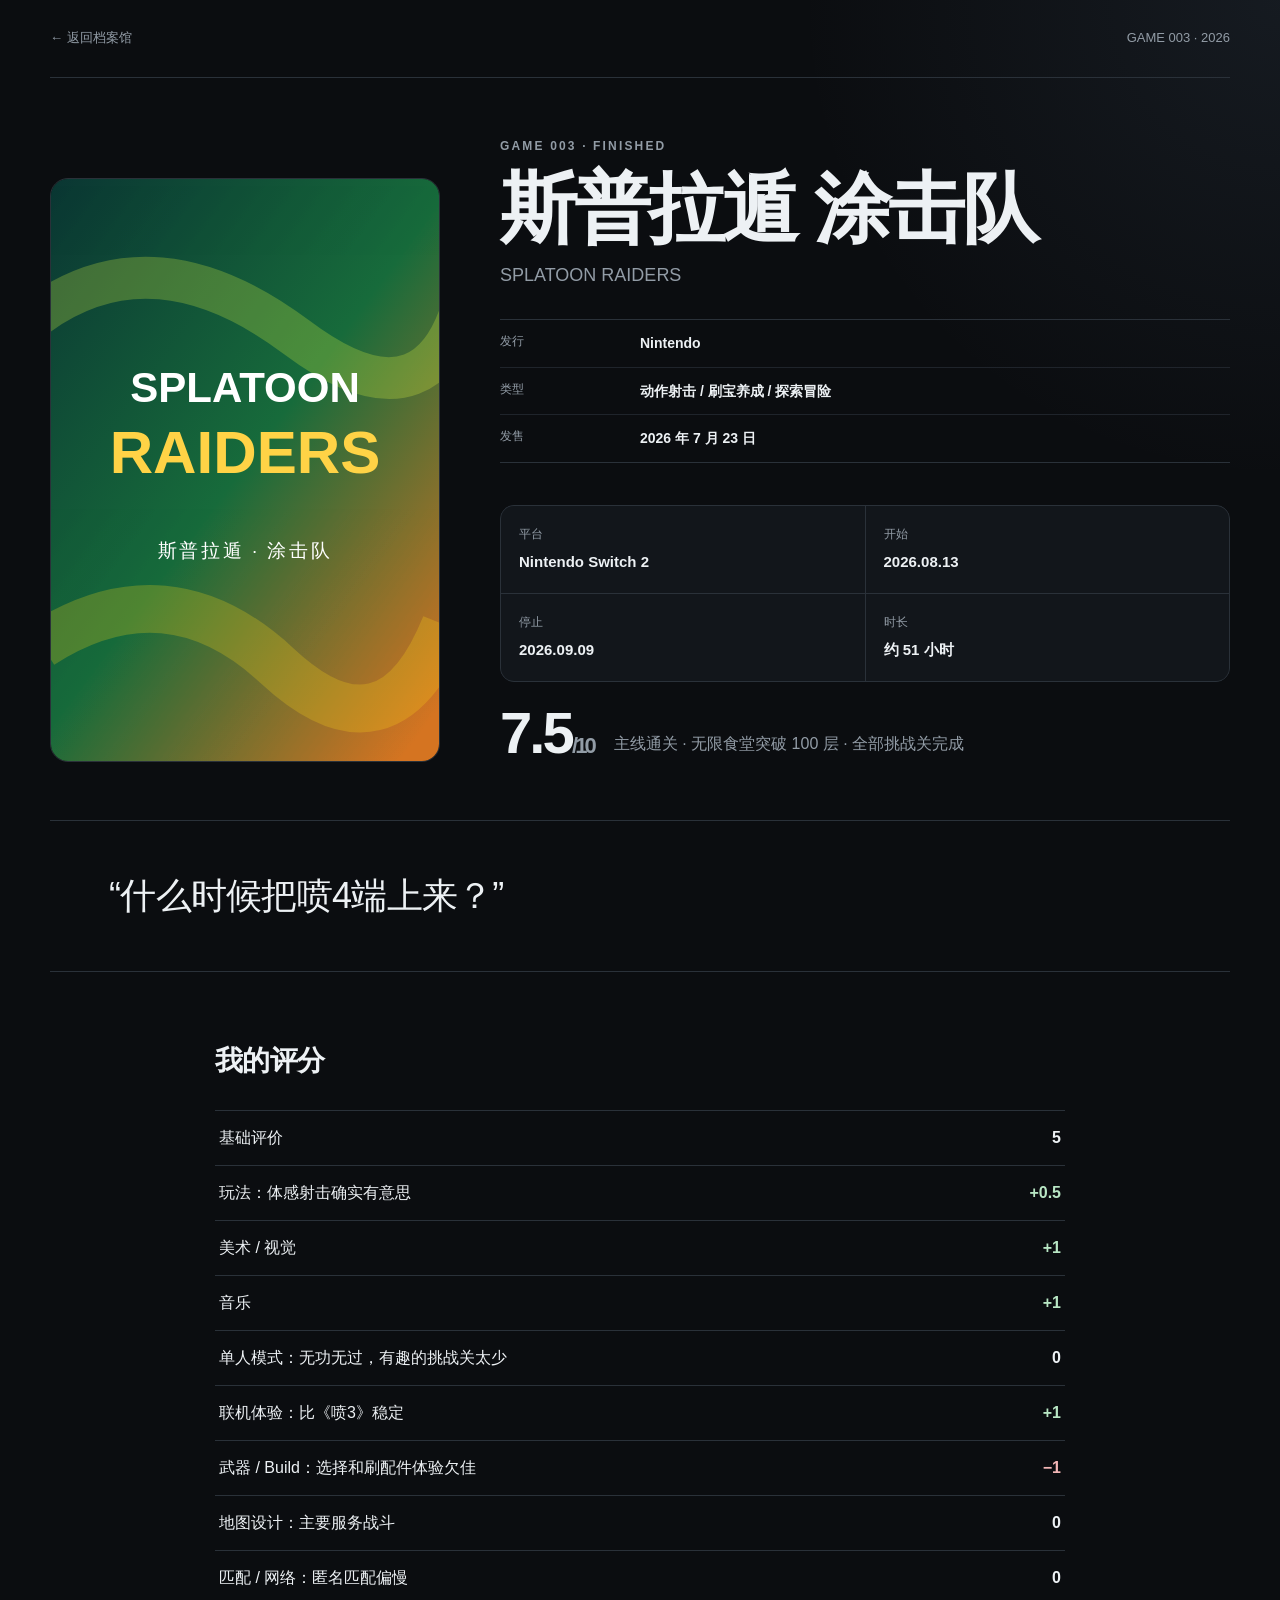
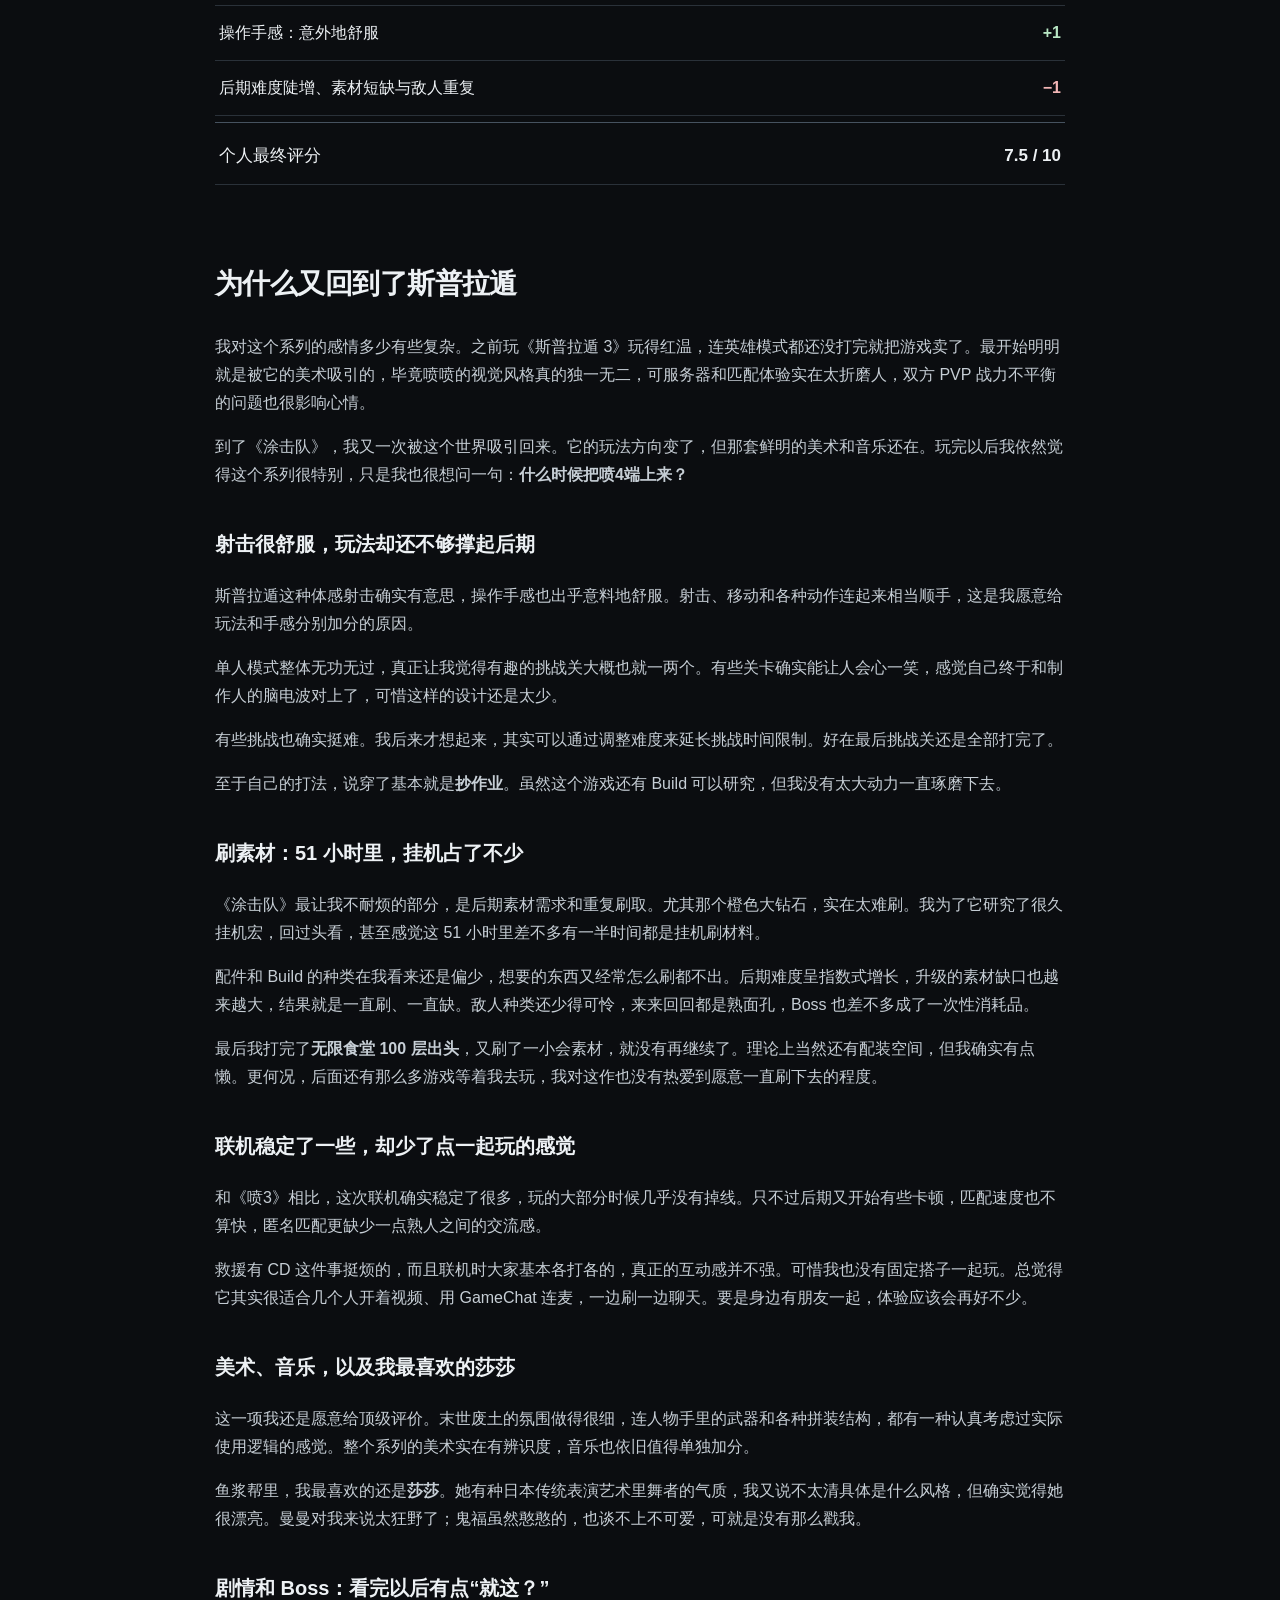
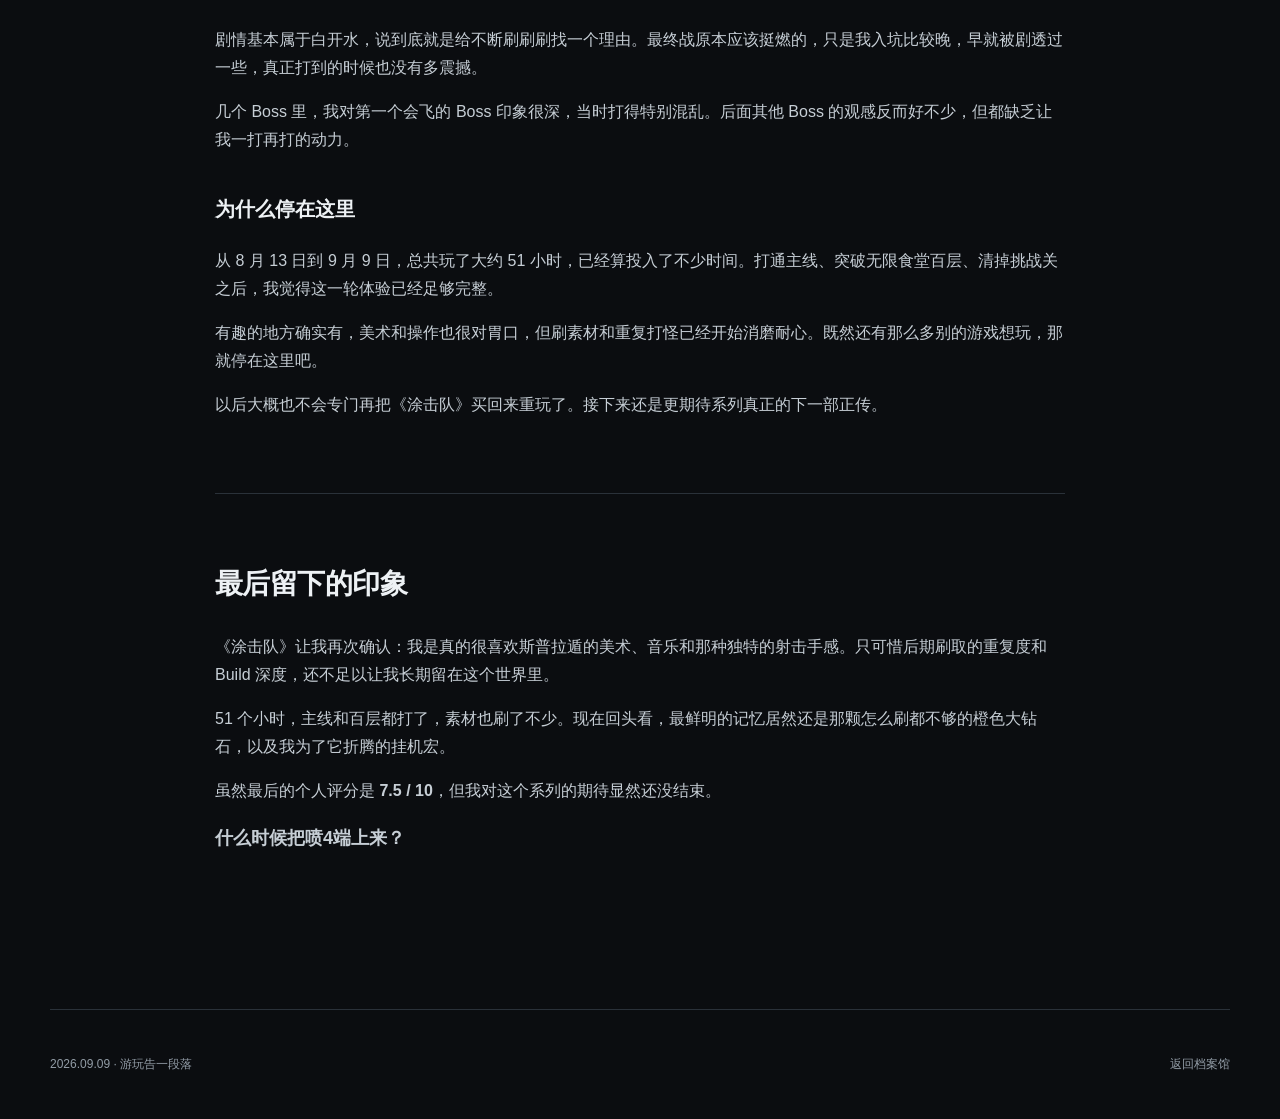
<file: games/splatoon-raiders.html>
<!DOCTYPE html>
<html lang="zh-CN">
<head>
  <meta charset="UTF-8" />
  <meta name="viewport" content="width=device-width, initial-scale=1.0" />
  <meta name="description" content="《斯普拉遁 涂击队（Splatoon Raiders）》个人游玩记录：2026 年 8 月 13 日至 9 月 9 日，Nintendo Switch 2，约 51 小时，评分 7.5/10。" />
  <title>斯普拉遁 涂击队｜My Game Archive</title>
  <link rel="stylesheet" href="../assets/style.css" />
</head>
<body>
  <header class="detail-nav">
    <a href="../index.html">← 返回档案馆</a>
    <span>GAME 003 · 2026</span>
  </header>
  <main class="detail-page">
    <section class="hero">
      <div class="hero-cover">
        <img src="https://www.nintendo.com/ph/games/switch2/aadla/img/hero_sp.jpg" onerror="this.onerror=null;this.src='../assets/covers/splatoon-raiders-placeholder.svg'" alt="任天堂《斯普拉遁 涂击队 Splatoon Raiders》官方宣传封面" />
      </div>
      <div class="hero-info">
        <p class="eyebrow">GAME 003 · FINISHED</p>
        <h1>斯普拉遁 涂击队</h1>
        <p class="hero-en">SPLATOON RAIDERS</p>
        <div class="game-facts">
          <div><span>发行</span><strong>Nintendo</strong></div>
          <div><span>类型</span><strong>动作射击 / 刷宝养成 / 探索冒险</strong></div>
          <div><span>发售</span><strong>2026 年 7 月 23 日</strong></div>
        </div>
        <div class="meta-grid">
          <div><span>平台</span><strong>Nintendo Switch 2</strong></div>
          <div><span>开始</span><strong>2026.08.13</strong></div>
          <div><span>停止</span><strong>2026.09.09</strong></div>
          <div><span>时长</span><strong>约 51 小时</strong></div>
        </div>
        <div class="score-block">
          <div class="score-number">7.5<span>/10</span></div>
          <p>主线通关 · 无限食堂突破 100 层 · 全部挑战关完成</p>
        </div>
      </div>
    </section>

    <section class="quote-card"><p>“什么时候把喷4端上来？”</p></section>

    <section class="content-section">
      <h2>我的评分</h2>
      <div class="score-list">
        <div><span>基础评价</span><strong>5</strong></div>
        <div class="plus"><span>玩法：体感射击确实有意思</span><strong>+0.5</strong></div>
        <div class="plus"><span>美术 / 视觉</span><strong>+1</strong></div>
        <div class="plus"><span>音乐</span><strong>+1</strong></div>
        <div><span>单人模式：无功无过，有趣的挑战关太少</span><strong>0</strong></div>
        <div class="plus"><span>联机体验：比《喷3》稳定</span><strong>+1</strong></div>
        <div class="minus"><span>武器 / Build：选择和刷配件体验欠佳</span><strong>−1</strong></div>
        <div><span>地图设计：主要服务战斗</span><strong>0</strong></div>
        <div><span>匹配 / 网络：匿名匹配偏慢</span><strong>0</strong></div>
        <div class="plus"><span>操作手感：意外地舒服</span><strong>+1</strong></div>
        <div class="minus"><span>后期难度陡增、素材短缺与敌人重复</span><strong>−1</strong></div>
        <div class="score-total"><span>个人最终评分</span><strong>7.5 / 10</strong></div>
      </div>
    </section>

    <section class="content-section prose">
      <h2>为什么又回到了斯普拉遁</h2>
      <p>我对这个系列的感情多少有些复杂。之前玩《斯普拉遁 3》玩得红温，连英雄模式都还没打完就把游戏卖了。最开始明明就是被它的美术吸引的，毕竟喷喷的视觉风格真的独一无二，可服务器和匹配体验实在太折磨人，双方 PVP 战力不平衡的问题也很影响心情。</p>
      <p>到了《涂击队》，我又一次被这个世界吸引回来。它的玩法方向变了，但那套鲜明的美术和音乐还在。玩完以后我依然觉得这个系列很特别，只是我也很想问一句：<strong>什么时候把喷4端上来？</strong></p>

      <h3>射击很舒服，玩法却还不够撑起后期</h3>
      <p>斯普拉遁这种体感射击确实有意思，操作手感也出乎意料地舒服。射击、移动和各种动作连起来相当顺手，这是我愿意给玩法和手感分别加分的原因。</p>
      <p>单人模式整体无功无过，真正让我觉得有趣的挑战关大概也就一两个。有些关卡确实能让人会心一笑，感觉自己终于和制作人的脑电波对上了，可惜这样的设计还是太少。</p>
      <p>有些挑战也确实挺难。我后来才想起来，其实可以通过调整难度来延长挑战时间限制。好在最后挑战关还是全部打完了。</p>
      <p>至于自己的打法，说穿了基本就是<strong>抄作业</strong>。虽然这个游戏还有 Build 可以研究，但我没有太大动力一直琢磨下去。</p>

      <h3>刷素材：51 小时里，挂机占了不少</h3>
      <p>《涂击队》最让我不耐烦的部分，是后期素材需求和重复刷取。尤其那个橙色大钻石，实在太难刷。我为了它研究了很久挂机宏，回过头看，甚至感觉这 51 小时里差不多有一半时间都是挂机刷材料。</p>
      <p>配件和 Build 的种类在我看来还是偏少，想要的东西又经常怎么刷都不出。后期难度呈指数式增长，升级的素材缺口也越来越大，结果就是一直刷、一直缺。敌人种类还少得可怜，来来回回都是熟面孔，Boss 也差不多成了一次性消耗品。</p>
      <p>最后我打完了<strong>无限食堂 100 层出头</strong>，又刷了一小会素材，就没有再继续了。理论上当然还有配装空间，但我确实有点懒。更何况，后面还有那么多游戏等着我去玩，我对这作也没有热爱到愿意一直刷下去的程度。</p>

      <h3>联机稳定了一些，却少了点一起玩的感觉</h3>
      <p>和《喷3》相比，这次联机确实稳定了很多，玩的大部分时候几乎没有掉线。只不过后期又开始有些卡顿，匹配速度也不算快，匿名匹配更缺少一点熟人之间的交流感。</p>
      <p>救援有 CD 这件事挺烦的，而且联机时大家基本各打各的，真正的互动感并不强。可惜我也没有固定搭子一起玩。总觉得它其实很适合几个人开着视频、用 GameChat 连麦，一边刷一边聊天。要是身边有朋友一起，体验应该会再好不少。</p>

      <h3>美术、音乐，以及我最喜欢的莎莎</h3>
      <p>这一项我还是愿意给顶级评价。末世废土的氛围做得很细，连人物手里的武器和各种拼装结构，都有一种认真考虑过实际使用逻辑的感觉。整个系列的美术实在有辨识度，音乐也依旧值得单独加分。</p>
      <p>鱼浆帮里，我最喜欢的还是<strong>莎莎</strong>。她有种日本传统表演艺术里舞者的气质，我又说不太清具体是什么风格，但确实觉得她很漂亮。曼曼对我来说太狂野了；鬼福虽然憨憨的，也谈不上不可爱，可就是没有那么戳我。</p>

      <h3>剧情和 Boss：看完以后有点“就这？”</h3>
      <p>剧情基本属于白开水，说到底就是给不断刷刷刷找一个理由。最终战原本应该挺燃的，只是我入坑比较晚，早就被剧透过一些，真正打到的时候也没有多震撼。</p>
      <p>几个 Boss 里，我对第一个会飞的 Boss 印象很深，当时打得特别混乱。后面其他 Boss 的观感反而好不少，但都缺乏让我一打再打的动力。</p>

      <h3>为什么停在这里</h3>
      <p>从 8 月 13 日到 9 月 9 日，总共玩了大约 51 小时，已经算投入了不少时间。打通主线、突破无限食堂百层、清掉挑战关之后，我觉得这一轮体验已经足够完整。</p>
      <p>有趣的地方确实有，美术和操作也很对胃口，但刷素材和重复打怪已经开始消磨耐心。既然还有那么多别的游戏想玩，那就停在这里吧。</p>
      <p>以后大概也不会专门再把《涂击队》买回来重玩了。接下来还是更期待系列真正的下一部正传。</p>
    </section>

    <section class="content-section finale prose">
      <h2>最后留下的印象</h2>
      <p>《涂击队》让我再次确认：我是真的很喜欢斯普拉遁的美术、音乐和那种独特的射击手感。只可惜后期刷取的重复度和 Build 深度，还不足以让我长期留在这个世界里。</p>
      <p>51 个小时，主线和百层都打了，素材也刷了不少。现在回头看，最鲜明的记忆居然还是那颗怎么刷都不够的橙色大钻石，以及我为了它折腾的挂机宏。</p>
      <p>虽然最后的个人评分是 <strong>7.5 / 10</strong>，但我对这个系列的期待显然还没结束。</p>
      <p class="final-score"><strong>什么时候把喷4端上来？</strong></p>
    </section>
  </main>
  <footer>
    <span>2026.09.09 · 游玩告一段落</span>
    <a href="../index.html">返回档案馆</a>
  </footer>
</body>
</html>
</file>
<file: assets/style.css>
:root {
  --bg: #0b0d10;
  --panel: #12161b;
  --panel-2: #171c22;
  --text: #edf1f4;
  --muted: #929ca6;
  --line: #2a3139;
  --accent: #d7e6ff;
  --good: #b8e6c4;
  --bad: #f2b6b6;
}

* { box-sizing: border-box; }

html { scroll-behavior: smooth; }

body {
  margin: 0;
  background:
    radial-gradient(circle at top right, rgba(115, 146, 181, .10), transparent 30rem),
    var(--bg);
  color: var(--text);
  font-family: Inter, "SF Pro Display", "PingFang SC", "Microsoft YaHei", sans-serif;
  line-height: 1.75;
}

a { color: inherit; text-decoration: none; }

img { width: 100%; display: block; }

.site-header,
.detail-nav,
main,
footer {
  width: min(1180px, calc(100% - 40px));
  margin: 0 auto;
}

.site-header {
  min-height: 300px;
  display: flex;
  justify-content: space-between;
  align-items: flex-end;
  padding: 72px 0 42px;
  border-bottom: 1px solid var(--line);
}

.eyebrow {
  margin: 0 0 10px;
  color: var(--muted);
  letter-spacing: .18em;
  font-size: 12px;
  font-weight: 700;
}

.site-header h1,
.hero h1 {
  margin: 0;
  font-size: clamp(38px, 6vw, 78px);
  line-height: 1.08;
  letter-spacing: -0.04em;
}

.subtitle,
.hero-en {
  color: var(--muted);
  margin: 10px 0 0;
  font-size: 18px;
}

.summary {
  display: flex;
  flex-direction: column;
  text-align: right;
  color: var(--muted);
  text-transform: uppercase;
  letter-spacing: .1em;
  font-size: 11px;
}

.summary strong {
  color: var(--text);
  font-size: 46px;
  line-height: 1;
}

.year-section { padding: 50px 0 90px; }

.section-title {
  display: flex;
  justify-content: space-between;
  align-items: baseline;
  margin-bottom: 26px;
}

.section-title h2 { font-size: 28px; margin: 0; }
.section-title span { color: var(--muted); font-size: 12px; letter-spacing: .16em; }

.game-grid {
  display: grid;
  grid-template-columns: repeat(auto-fit, minmax(270px, 1fr));
  gap: 28px;
}

.game-card {
  overflow: hidden;
  border: 1px solid var(--line);
  background: rgba(18,22,27,.82);
  border-radius: 18px;
  transition: transform .2s ease, border-color .2s ease;
}

.game-card:hover {
  transform: translateY(-4px);
  border-color: #46525f;
}

.cover-wrap {
  position: relative;
  aspect-ratio: 3 / 4;
  overflow: hidden;
  background: #101419;
}

.cover-wrap img {
  width: 100%;
  height: 100%;
  object-fit: cover;
}

.status {
  position: absolute;
  top: 16px;
  right: 16px;
  background: rgba(11,13,16,.75);
  backdrop-filter: blur(8px);
  border: 1px solid rgba(255,255,255,.15);
  padding: 6px 10px;
  border-radius: 999px;
  font-size: 12px;
}

.card-body { padding: 22px; }
.card-topline {
  display: flex;
  justify-content: space-between;
  color: var(--muted);
  font-size: 11px;
  letter-spacing: .08em;
}
.card-body h3 { margin: 14px 0 0; font-size: 26px; }
.english-title { margin: 0; color: var(--muted); font-size: 13px; }
.memory { color: #c9d1d8; margin: 18px 0; }

.tags { display: flex; flex-wrap: wrap; gap: 7px; }
.tags span {
  border: 1px solid var(--line);
  color: var(--muted);
  border-radius: 999px;
  padding: 5px 9px;
  font-size: 11px;
}

.detail-nav {
  min-height: 78px;
  display: flex;
  align-items: center;
  justify-content: space-between;
  border-bottom: 1px solid var(--line);
  color: var(--muted);
  font-size: 13px;
}

.detail-page { padding-bottom: 80px; }

.hero {
  display: grid;
  grid-template-columns: minmax(250px, 390px) 1fr;
  gap: 60px;
  align-items: end;
  padding: 58px 0;
}

.hero-cover {
  border-radius: 18px;
  overflow: hidden;
  border: 1px solid var(--line);
  background: #111;
}

.meta-grid {
  display: grid;
  grid-template-columns: repeat(2, minmax(160px, 1fr));
  gap: 1px;
  margin-top: 42px;
  background: var(--line);
  border: 1px solid var(--line);
  border-radius: 14px;
  overflow: hidden;
}

.meta-grid div {
  background: var(--panel);
  padding: 18px;
  display: flex;
  flex-direction: column;
}

.meta-grid span { color: var(--muted); font-size: 12px; }
.meta-grid strong { margin-top: 4px; font-size: 15px; }

.score-block {
  margin-top: 22px;
  display: flex;
  align-items: end;
  gap: 20px;
}

.score-number { font-size: 58px; line-height: 1; font-weight: 800; letter-spacing: -.05em; }
.score-number span { color: var(--muted); font-size: 22px; }
.score-block p { color: var(--muted); margin: 0 0 4px; }

.quote-card {
  border-top: 1px solid var(--line);
  border-bottom: 1px solid var(--line);
  padding: 48px 5%;
  margin-bottom: 64px;
}

.quote-card p {
  margin: 0;
  font-size: clamp(22px, 3vw, 36px);
  line-height: 1.5;
  letter-spacing: -.02em;
}

.content-section {
  max-width: 850px;
  margin: 0 auto 74px;
}

.content-section h2 {
  font-size: 28px;
  margin-bottom: 25px;
  letter-spacing: -.02em;
}

.prose h3 { margin-top: 38px; font-size: 20px; }
.prose p { color: #c6ced5; font-size: 16px; }

.score-list {
  border-top: 1px solid var(--line);
}

.score-list div {
  display: flex;
  justify-content: space-between;
  padding: 13px 4px;
  border-bottom: 1px solid var(--line);
}

.score-list strong { font-variant-numeric: tabular-nums; }
.score-list .plus strong { color: var(--good); }
.score-list .minus strong { color: var(--bad); }

.check-grid {
  display: grid;
  grid-template-columns: repeat(2, 1fr);
  gap: 12px;
}
.check-grid div {
  display: flex;
  gap: 12px;
  padding: 15px;
  border: 1px solid var(--line);
  border-radius: 12px;
  background: var(--panel);
}
.check-grid p { margin: 0; }
.check-grid span { color: var(--good); font-weight: 800; }
.check-grid .muted span,
.check-grid .muted p { color: var(--muted); }

.helper { color: var(--muted); font-size: 13px; }

.gallery {
  display: grid;
  grid-template-columns: repeat(2, 1fr);
  gap: 12px;
}

.gallery img,
.shot-placeholder {
  border-radius: 12px;
  border: 1px solid var(--line);
  background: var(--panel);
}

.gallery img {
  aspect-ratio: 16 / 9;
  object-fit: cover;
}

.gallery figure {
  margin: 0;
}

.gallery figcaption {
  color: var(--muted);
  font-size: 13px;
  line-height: 1.6;
  margin-top: 8px;
}

.shot-placeholder {
  aspect-ratio: 16 / 9;
  display: flex;
  align-items: center;
  justify-content: center;
  color: var(--muted);
  font-size: 13px;
}

.revisit {
  padding: 28px;
  background: var(--panel);
  border: 1px solid var(--line);
  border-radius: 16px;
}

.revisit h2 { margin-top: 0; }
.revisit p { color: #c6ced5; margin-bottom: 0; }

footer {
  min-height: 110px;
  border-top: 1px solid var(--line);
  display: flex;
  justify-content: space-between;
  align-items: center;
  color: var(--muted);
  font-size: 12px;
}

@media (max-width: 760px) {
  .site-header { min-height: 240px; align-items: flex-start; flex-direction: column; gap: 30px; }
  .summary { text-align: left; }
  .hero { grid-template-columns: 1fr; gap: 30px; }
  .hero-cover { max-width: 360px; }
  .meta-grid { grid-template-columns: 1fr 1fr; }
  .check-grid, .gallery { grid-template-columns: 1fr; }
}

@media (max-width: 480px) {
  .site-header, .detail-nav, main, footer { width: min(100% - 24px, 1180px); }
  .meta-grid { grid-template-columns: 1fr; }
  .detail-nav span { display: none; }
}


.game-facts {
  margin-top: 28px;
  border-top: 1px solid var(--line);
  border-bottom: 1px solid var(--line);
}

.game-facts div {
  display: grid;
  grid-template-columns: 120px 1fr;
  gap: 20px;
  padding: 11px 0;
  border-bottom: 1px solid rgba(42, 49, 57, .65);
}

.game-facts div:last-child {
  border-bottom: 0;
}

.game-facts span {
  color: var(--muted);
  font-size: 12px;
}

.game-facts strong {
  font-size: 14px;
  font-weight: 600;
}

.score-list .score-total {
  margin-top: 6px;
  padding-top: 18px;
  border-top: 1px solid #46525f;
  font-size: 17px;
}

.score-list .score-total strong {
  color: var(--text);
}

.finale {
  border-top: 1px solid var(--line);
  padding-top: 42px;
}

.final-score {
  font-size: 18px !important;
}

@media (max-width: 480px) {
  .game-facts div {
    grid-template-columns: 1fr;
    gap: 2px;
  }
}


/* Homepage bookshelf layout */
.shelf-grid {
  display: flex;
  flex-wrap: wrap;
  gap: 20px;
  align-items: flex-start;
  position: relative;
  padding-bottom: 22px;
}

.shelf-grid::after {
  content: "";
  position: absolute;
  left: 0;
  right: 0;
  bottom: 0;
  height: 10px;
  border-radius: 999px;
  background: linear-gradient(180deg, rgba(34,40,48,.95), rgba(20,24,29,.95));
  border: 1px solid var(--line);
  box-shadow: 0 8px 22px rgba(0,0,0,.28);
}

.shelf-grid .game-card {
  width: 220px;
  min-width: 220px;
  flex: 0 0 220px;
  border-radius: 14px;
  overflow: hidden;
  position: relative;
  z-index: 1;
}

.shelf-grid .cover-wrap {
  aspect-ratio: 2 / 3;
}

.shelf-grid .card-body {
  padding: 14px 14px 16px;
}

.shelf-grid .card-body h3 {
  font-size: 22px;
}

.shelf-grid .memory {
  font-size: 13px;
  line-height: 1.65;
  margin: 12px 0 14px;
  display: -webkit-box;
  -webkit-line-clamp: 3;
  -webkit-box-orient: vertical;
  overflow: hidden;
}

.shelf-grid .tags {
  gap: 6px;
}

.shelf-grid .tags span {
  font-size: 10px;
  padding: 4px 8px;
}

@media (max-width: 760px) {
  .shelf-grid {
    gap: 16px;
  }

  .shelf-grid .game-card {
    width: 170px;
    min-width: 170px;
    flex-basis: 170px;
  }

  .shelf-grid .card-body {
    padding: 12px;
  }

  .shelf-grid .card-body h3 {
    font-size: 20px;
  }

  .shelf-grid .memory {
    margin: 10px 0 12px;
    font-size: 12px;
  }
}

@media (max-width: 480px) {
  .shelf-grid {
    display: grid;
    grid-template-columns: repeat(2, minmax(0, 1fr));
    gap: 14px;
    align-items: start;
  }

  .shelf-grid::after {
    height: 8px;
  }

  .shelf-grid .game-card {
    width: auto;
    min-width: 0;
    flex: initial;
  }

  .shelf-grid .card-topline {
    font-size: 10px;
  }

  .shelf-grid .card-body h3 {
    font-size: 18px;
  }

  .shelf-grid .english-title {
    font-size: 12px;
  }

  .shelf-grid .memory {
    -webkit-line-clamp: 2;
  }
}


/* Play queue */
.header-side {
  display: flex;
  align-items: flex-end;
  gap: 28px;
}
.queue-entry {
  min-width: 170px;
  padding: 14px 16px;
  border: 1px solid var(--line);
  border-radius: 12px;
  background: rgba(18,22,27,.72);
  transition: transform .2s ease, border-color .2s ease, background .2s ease;
}
.queue-entry:hover {
  transform: translateY(-2px);
  border-color: #4d5965;
  background: rgba(23,28,34,.9);
}
.queue-entry-kicker {
  display: block;
  color: var(--muted);
  font-size: 10px;
  letter-spacing: .16em;
  margin-bottom: 5px;
}
.queue-entry strong { display: block; font-size: 15px; }
.queue-entry small {
  display: block;
  color: var(--muted);
  margin-top: 3px;
  font-size: 11px;
}

.queue-page { padding-bottom: 90px; }
.queue-hero {
  padding: 70px 0 58px;
  border-bottom: 1px solid var(--line);
}
.queue-hero h1 {
  margin: 0;
  font-size: clamp(42px, 7vw, 82px);
  letter-spacing: -.05em;
  line-height: 1.02;
}
.queue-hero > p:last-child {
  max-width: 620px;
  margin: 18px 0 0;
  color: var(--muted);
  font-size: 16px;
}
.queue-section {
  padding: 54px 0 64px;
  border-bottom: 1px solid var(--line);
}
.queue-title { align-items: flex-end; }
.queue-title .eyebrow { margin-bottom: 4px; }
.queue-title h2 { margin-top: 0; font-size: 30px; }

.queue-grid {
  display: grid;
  grid-template-columns: repeat(auto-fill, minmax(210px, 240px));
  gap: 20px;
}
.queue-card {
  border: 1px solid var(--line);
  border-radius: 14px;
  overflow: hidden;
  background: rgba(18,22,27,.82);
}
.queue-cover {
  aspect-ratio: 2 / 3;
  background: #101419;
  overflow: hidden;
}
.queue-cover img {
  width: 100%;
  height: 100%;
  object-fit: cover;
}
.placeholder-cover {
  display: grid;
  place-items: center;
  color: #66717c;
  font-size: 11px;
  letter-spacing: .16em;
  background:
    linear-gradient(135deg, rgba(115,146,181,.08), transparent 50%),
    #101419;
}
.queue-card-body { padding: 15px; }
.queue-state {
  display: inline-block;
  margin-bottom: 10px;
  padding: 4px 8px;
  border-radius: 999px;
  border: 1px solid #46635a;
  color: #b8e6c4;
  font-size: 10px;
  letter-spacing: .08em;
}
.next-state {
  border-color: #565d6a;
  color: #c8d1db;
}
.queue-card h3 { margin: 0; font-size: 21px; }
.queue-platform {
  margin: 3px 0 12px;
  color: var(--muted);
  font-size: 12px;
}
.queue-note {
  margin: 0;
  color: #c3cbd2;
  font-size: 13px;
  line-height: 1.65;
}
.queue-add-card {
  display: grid;
  place-items: center;
  border-style: dashed;
  background: transparent;
  color: var(--muted);
  text-align: center;
  padding: 28px 18px;
}
.queue-add-card strong {
  display: block;
  color: #c9d1d8;
  margin-bottom: 7px;
}
.queue-add-card p {
  margin: 0;
  font-size: 12px;
  line-height: 1.6;
}
.plus-mark {
  display: block;
  font-size: 34px;
  line-height: 1;
  color: #687581;
  margin-bottom: 12px;
}
.queue-rule {
  max-width: 760px;
  padding: 34px 0 0;
}
.queue-rule p:last-child {
  color: var(--muted);
  margin: 0;
}
.queue-rule strong { color: var(--text); }

@media (max-width: 760px) {
  .header-side {
    width: 100%;
    justify-content: space-between;
    align-items: flex-end;
  }
  .queue-entry { min-width: 0; }
  .queue-grid { grid-template-columns: repeat(2, minmax(0, 1fr)); }
}
@media (max-width: 480px) {
  .header-side { gap: 12px; }
  .queue-entry { padding: 10px 12px; }
  .queue-entry small { display: none; }
  .queue-grid {
    grid-template-columns: repeat(2, minmax(0, 1fr));
    gap: 14px;
  }
  .queue-card-body { padding: 12px; }
  .queue-card h3 { font-size: 18px; }
  .queue-add-card { padding: 18px 10px; }
}


/* Platform badges */
.queue-cover { position: relative; }

.platform-badge {
  position: absolute;
  top: 10px;
  right: 10px;
  z-index: 3;
  min-width: 42px;
  padding: 5px 8px;
  border-radius: 999px;
  color: #fff;
  font-size: 10px;
  font-weight: 800;
  letter-spacing: .08em;
  text-align: center;
  box-shadow: 0 5px 16px rgba(0,0,0,.28);
  border: 1px solid rgba(255,255,255,.18);
}

.platform-pc { background: #2563eb; }
.platform-ns1 { background: #b91c1c; }
.platform-ns2 { background: #e60012; }
.platform-3ds { background: #7c3aed; }
.platform-gba { background: #16845b; }

.title-cover {
  display: flex;
  align-items: flex-end;
  padding: 18px;
  background:
    radial-gradient(circle at 75% 18%, rgba(115,146,181,.18), transparent 35%),
    linear-gradient(145deg, #19212a, #0d1014 68%);
}

.next-cover {
  background:
    radial-gradient(circle at 70% 15%, rgba(113,99,151,.18), transparent 35%),
    linear-gradient(145deg, #171a21, #0d1014 70%);
}

.cover-title small {
  display: block;
  color: #76828d;
  font-size: 9px;
  letter-spacing: .16em;
  margin-bottom: 5px;
}

.cover-title strong {
  display: block;
  color: #eef2f5;
  font-size: 23px;
  line-height: 1.15;
  letter-spacing: -.025em;
}

@media (max-width: 480px) {
  .platform-badge {
    top: 7px;
    right: 7px;
    min-width: 38px;
    padding: 4px 7px;
    font-size: 9px;
  }
  .title-cover { padding: 12px; }
  .cover-title strong { font-size: 18px; }
}
</file>
